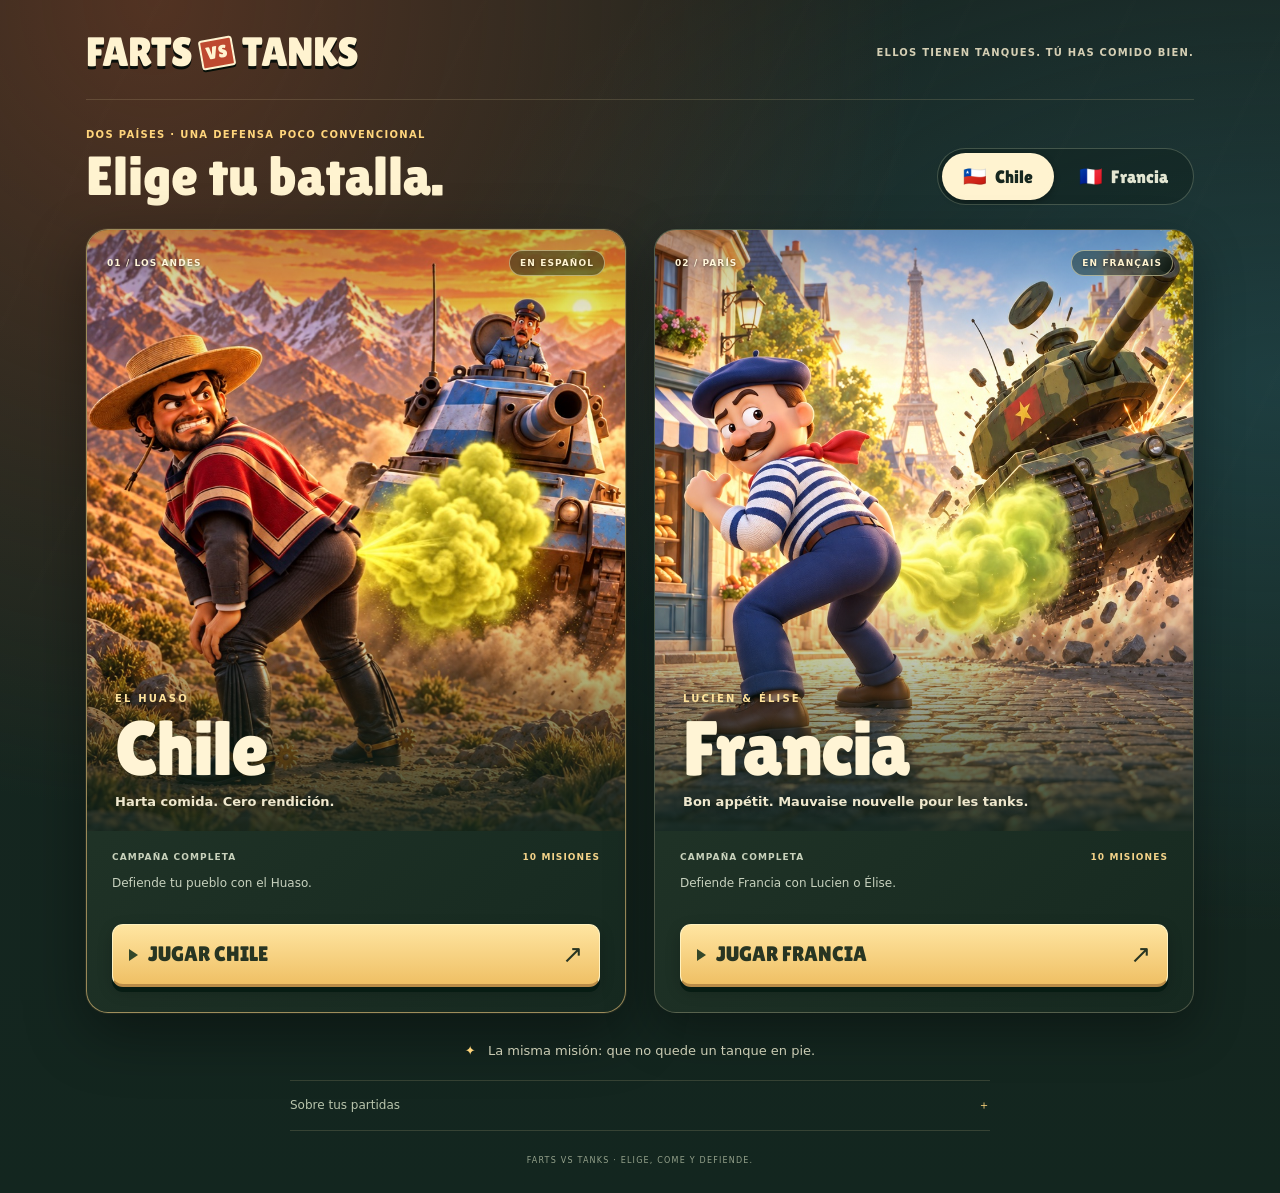
<file: index.html>
<!doctype html><!-- BUILD='fvt-landing-chile-defense-r8' -->
<html lang="es-CL"><head><meta charset="utf-8"><meta name="viewport" content="width=device-width, initial-scale=1, viewport-fit=cover"><meta name="theme-color" content="#172820"><meta name="build" content="fvt-landing-chile-defense-r8"><title>Farts vs Tanks · Elige tu batalla</title><link rel="icon" href="data:,"><link rel="preload" href="./portal/r1/display.ttf" as="font" type="font/ttf" crossorigin><link rel="stylesheet" href="./portal/r1/style.css?ui=chile-defense-r8"></head>
<body><div class="world-glow" aria-hidden="true"></div><main>
<header class="masthead"><a class="wordmark" href="./" aria-label="Farts versus Tanks, inicio"><span>FARTS</span><i>VS</i><span>TANKS</span></a><p class="tagline">ELLOS TIENEN TANQUES. TÚ HAS COMIDO BIEN.</p></header>
<section class="intro" aria-labelledby="choose-title"><div><p class="eyebrow">DOS PAÍSES · UNA DEFENSA POCO CONVENCIONAL</p><h1 id="choose-title">Elige tu batalla.</h1></div><nav class="country-switch" aria-label="Cambiar de país"><button type="button" data-country="chile" aria-pressed="true"><span aria-hidden="true">🇨🇱</span> Chile</button><button type="button" data-country="france" aria-pressed="false"><span aria-hidden="true">🇫🇷</span> Francia</button></nav></section>
<div class="campaigns" id="campaigns" aria-label="Elige tu país">
<article class="campaign chile" id="chile" data-active="true" aria-labelledby="chile-title"><div class="poster"><img src="./portal/r1/chile.jpg" alt="El Huaso defiende los Andes con un pedo contra un tanque" width="844" height="1500" fetchpriority="high"><div class="poster-top"><span class="chapter">01 / LOS ANDES</span><span class="language">EN ESPAÑOL</span></div><div class="poster-caption"><span class="hero-name">EL HUASO</span><h2 id="chile-title">Chile</h2><p>Harta comida. Cero rendición.</p></div></div><div class="campaign-menu"><div class="version-heading"><span>CAMPAÑA COMPLETA</span><span class="mission-count" id="chile-count">10 MISIONES</span></div><p class="version-detail" id="chile-detail">Defiende tu pueblo con el Huaso.</p><a class="play" id="play-chile" href="./play/chile-812/?ui=chile-defense-r8"><span class="play-triangle" aria-hidden="true"></span><span>JUGAR CHILE</span><b aria-hidden="true">↗</b></a></div></article>
<article class="campaign france" id="france" data-active="false" aria-labelledby="france-title"><div class="poster"><img src="./portal/r1/france.jpg" alt="Lucien con boina y marinière defiende París contra un tanque chino" width="941" height="1672" fetchpriority="high"><div class="poster-top"><span class="chapter">02 / PARÍS</span><span class="language">EN FRANÇAIS</span></div><div class="poster-caption"><span class="hero-name">LUCIEN & ÉLISE</span><h2 id="france-title">Francia</h2><p>Bon appétit. Mauvaise nouvelle pour les tanks.</p></div></div><div class="campaign-menu"><div class="version-heading"><span>CAMPAÑA COMPLETA</span><span class="mission-count" id="france-count">10 MISIONES</span></div><p class="version-detail" id="france-detail">Defiende Francia con Lucien o Élise.</p><a class="play" id="play-france" href="./play/france-lucien/?ui=arsenal-v1"><span class="play-triangle" aria-hidden="true"></span><span>JUGAR FRANCIA</span><b aria-hidden="true">↗</b></a></div></article>
</div>
<div class="swipe-hint" aria-hidden="true"><span>←</span><i data-dot="chile" class="active"></i><i data-dot="france"></i><span>DESLIZA PARA CAMBIAR DE PAÍS →</span></div>

<footer><p><span class="footer-mark" aria-hidden="true">✦</span> La misma misión: que no quede un tanque en pie.</p><details><summary>Sobre tus partidas <span aria-hidden="true">＋</span></summary><div><p>Elige Chile o Francia y juega siempre la versión más reciente. Para cambiar de país, vuelve a este inicio.</p><p>Tu progreso se guarda en este navegador, por país; no se sincroniza entre dispositivos. Puedes exportar e importar una partida compatible desde el menú de campaña.</p><p>La clasificación global y el cine generativo no están disponibles en este enlace. Las partidas, récords personales y grabaciones de tus jugadas siguen disponibles.</p></div></details><small>FARTS VS TANKS · ELIGE, COME Y DEFIENDE.</small></footer>
<div class="sr-only" id="announcement" role="status" aria-live="polite"></div><noscript><p class="noscript">Elige Chile o Francia para jugar. Activa JavaScript para cargar el juego.</p></noscript>
</main><script type="module" src="./portal/r1/landing.mjs?ui=chile-defense-r8"></script></body></html>
</file>
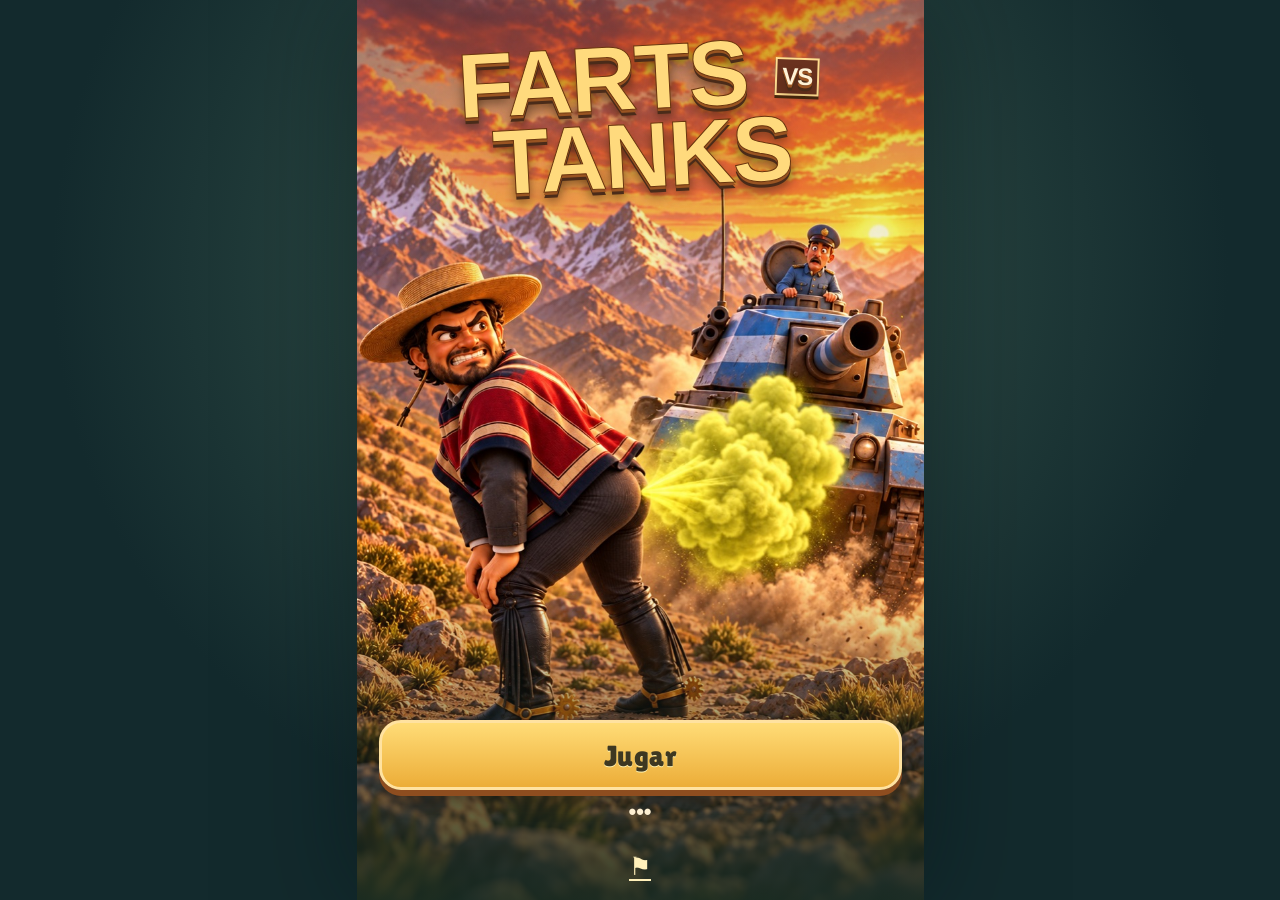
<file: play/chile-812/index.html>
<!doctype html><!-- BUILD='huaso-v8.12-visible-gestures' --><html lang="es-CL"><head><meta charset="utf-8"><meta name="viewport" content="width=device-width,initial-scale=1,viewport-fit=cover,user-scalable=no"><meta name="theme-color" content="#172e30"><title>Farts vs Tanks · Chile · Andes</title><link rel="icon" href="data:,"><meta name="audio-revision" content="v8-audio-original-verificado"><meta name="build" content="chile-defense-r8">  <script type="module" crossorigin src="./assets/chile-Ca2AvwSF.js"></script>
  <link rel="modulepreload" crossorigin href="./assets/GLTFLoader-DyelSUnW.js">
  <link rel="stylesheet" crossorigin href="./assets/chile-CNVT6h7p.css">
<style>#cinemafilm{display:none!important}</style><meta name="ui-revision" content="chile-defense-r8"><link rel="stylesheet" href="./card-r3.css"><link rel="stylesheet" href="./screen-r4.css"></head><body>
<main id="game"><canvas id="scene" aria-label="Campo de batalla en 3D"></canvas>
<div id="hud"><div class="hudtop"><div id="playerlife" class="healthcard"><div class="healthtitle"><span class="healthicon">♥</span><span class="health-name">VIDA</span><b id="hearts">150 / 150</b></div><div id="playersegments" class="life-segments" role="meter" aria-label="Vida del Huaso" aria-valuemin="0" aria-valuemax="150"></div></div><div class="country healthcard"><div class="healthtitle"><svg viewBox="0 0 24 24" aria-hidden="true"><path d="M2 11L12 2l10 9M5 9v12h14V9M10 21v-7h4v7"/></svg><span class="health-name">CASAS</span><b id="townalive">7 / 7</b></div><div id="townsegments" class="life-segments" role="meter" aria-label="Casas en pie" aria-valuemin="0" aria-valuemax="7"></div><span class="town-goal">SALVA AL MENOS 1</span><div class="townbar" hidden><i id="townfill"></i></div><span id="townpercent" hidden></span></div><button class="iconbtn" id="pause" aria-label="Pausar">Ⅱ</button></div><div class="wavebar"><div class="round-info"><span id="wave">MISIÓN 1 / 10</span><span id="rounddots" aria-hidden="true"></span><small id="wavegoal" class="sr-only"></small></div><div id="threat-counter" aria-label="Enemigos restantes"><svg viewBox="0 0 40 28" aria-hidden="true"><path d="M8 10h21v10H5V13h3zm8-6h10v6H16zm10 0h12v4H26z"/><rect x="3" y="19" width="30" height="7" rx="3"/><path d="M8 22h3m4 0h3m4 0h3"/></svg><b id="threat-count">2</b><small>QUEDAN</small></div><div id="scorepanel"><span aria-hidden="true" class="score-coin">★</span><span class="score-total"><b id="score">0</b><small>PUNTOS</small></span></div></div><span id="combo"></span><div id="scoregain" hidden><b></b><span></span></div><span id="gait" hidden></span><span id="levelname" hidden></span><span id="speaker" hidden></span></div><div id="rewardfx" aria-hidden="true"></div><aside id="welcome-guide" hidden><b></b><span></span></aside>
<div id="labels" aria-hidden="true"></div><div id="toast" role="status"></div><div id="waveBanner"><span>EL PUEBLO TE NECESITA</span><strong>¡AHÍ VIENEN!</strong></div>
<aside id="airguide" hidden><b id="airstep"></b><strong id="airtitle"></strong><span id="airdetail"></span></aside><aside id="tutorial-panel" hidden><div class="tutorial-meta"><b id="tutorial-count"></b><button id="tutorial-skip" aria-label="Saltar tutorial y empezar la partida">SALTAR</button></div><div role="status" aria-live="polite" aria-atomic="true"><h2 id="tutorial-title"></h2><p id="tutorial-detail"></p></div><progress id="tutorial-progress" max="1" value="0" aria-label="Progreso del paso"></progress><p id="tutorial-keyboard"></p><button id="tutorial-go" class="primary" hidden>¡A DEFENDER EL PUEBLO!</button></aside><div id="tutorial-marker" hidden aria-hidden="true"></div><div id="gesture-coach" hidden aria-hidden="true"><div class="gesture-demo"><i class="gesture-origin"></i><i class="gesture-path"></i><svg class="coach-hand" viewBox="0 0 64 72" aria-hidden="true"><path d="M24 35V10c0-8 12-8 12 0v20c0-7 10-7 10 0 1-5 10-4 10 2v17c0 8-4 12-7 19H24c-1-6-6-13-11-20l-6-9c-5-8 4-13 9-7l8 10"/></svg></div><div class="gesture-success">✓</div><strong></strong><span class="touch-copy"></span><span class="key-copy"></span></div><div id="action-coach" hidden aria-hidden="true"><strong></strong><span class="coach-charge"><i></i></span><span class="key-copy">ESPACIO</span><svg class="coach-hand" viewBox="0 0 64 72" aria-hidden="true"><path d="M24 35V10c0-8 12-8 12 0v20c0-7 10-7 10 0 1-5 10-4 10 2v17c0 8-4 12-7 19H24c-1-6-6-13-11-20l-6-9c-5-8 4-13 9-7l8 10"/></svg></div><div id="crosshair"></div><div id="joystick"><i></i></div>
<button id="combat-recipes" type="button" hidden aria-label="Ver mis pedos y cómo usarlos">MIS PEDOS ?</button><div id="recipe-reveal" hidden role="status" aria-live="polite"><b></b><small></small></div><div id="controls"><div id="movement-space" aria-hidden="true"></div><div id="belly" hidden aria-hidden="true"><span id="combo-ready" hidden role="status" aria-live="polite"></span><b id="bellyname">Recoge comida</b><div id="bellyslots"></div><span id="bellyhint"></span></div><div class="actionwrap"><span id="actionhint">BUSCA COMIDA</span><button id="fart" aria-label="Apretar y soltar para tirar el pedo"><span id="powerRing"></span><svg viewBox="0 0 64 64" aria-hidden="true"><path d="M17 28c-11-14 12-22 16-9 12-14 28 5 16 14 11 13-9 24-17 11-11 7-21-2-16-10M6 38l9-2M5 48l15-6M13 54l9-8"/></svg><b id="actiontext">PEDO</b></button><span id="gas-slots" role="img"><i></i><i></i><i></i><i></i></span></div><p id="helper">Arrastra para moverte · recoge comida</p></div>
<div id="damageVignette"></div><div id="build">HUASO V8.12</div>
<section id="start" class="overlay"><div class="starttop"><span class="kicker">UN HUASO CONTRA TODOS</span><h1>Farts <span>VS</span><br>Tanks</h1><p>Ellos tienen tanques.<br>Tú comiste porotos.</p></div><div class="startbottom"><button id="play" class="primary" disabled>PREPARANDO…</button><p id="startcaption">Muévete. Come. ¡Reviéntalos!</p><button id="continue" class="secondary hidden">CONTINUAR PARTIDA</button><details id="startoptions"><summary>Más opciones <span>＋</span></summary><div class="start-options-grid"><button id="practice" class="secondary" disabled>PRACTICAR CONTROLES</button><button id="skipintro" class="secondary" disabled>YA SÉ JUGAR</button><button id="practiceair" class="secondary" disabled>PRACTICAR SALTO AÉREO</button><button id="campaign" class="secondary">MI CAMPAÑA Y LOGROS</button><button id="openguide" class="secondary">RUTA Y RECETAS</button><button id="openfilms" class="secondary">MIS JUGADAS</button><button id="openrank" class="secondary">CLASIFICACIÓN</button></div></details><a class="country-return" href="../../">CAMBIAR DE PAÍS</a></div></section>
<section id="paused" class="overlay hidden"><div class="modal"><span class="kicker">RESPIRA UN POCO</span><h2>Pausa</h2><button class="primary" id="resume">VOLVER AL COMBATE</button><a class="country-return" href="../../">CAMBIAR DE PAÍS</a><button id="pausecampaign" class="secondary">CAMPAÑA Y GUARDADO</button><button class="secondary" id="pauseguide">MI RUTA Y MIS PEDOS</button><button class="secondary" id="sound">SONIDO ACTIVADO</button><button class="secondary" id="motion">EFECTOS COMPLETOS</button><button class="secondary" id="haptics">VIBRACIÓN ACTIVADA</button><p id="haptics-note" class="small" hidden>Este navegador no permite vibración. Mantienes el sonido y el golpe visual.</p><p class="small">WASD / flechas: caminar · Shift: correr<br>Espacio: cargar y soltar<br>La comida se come al recogerla · Escape: pausa</p></div></section>
<section id="end" class="overlay hidden"><div class="modal"><span class="kicker" id="endkicker"></span><h2 id="endtitle"></h2><p id="endreason"></p><div id="endstats"></div><p id="endtip" class="route-next"></p><button id="endpracticeair" class="ranklink">PRACTICAR DOBLE PEDO AÉREO</button><p id="endpersonal" class="personal-best"></p><button id="restart" class="primary">REINTENTAR MISIÓN</button><div class="scoreform"><label for="alias">Tu nombre en la clasificación</label><input id="alias" maxlength="18" autocomplete="nickname" placeholder="Tu alias"><button id="submitScore" class="secondary">GUARDAR PUNTAJE</button><p id="rankstatus" role="status"></p></div><button id="endfilms" class="secondary">VER MIS JUGADAS</button><button id="endrank" class="ranklink">VER CLASIFICACIÓN</button></div></section>
<section id="intermission" class="overlay hidden"><div class="modal"><span id="nextkicker" class="kicker"></span><h2 id="nexttitle"></h2><p id="nextbrief"></p><p id="roundmilestone" class="route-next"></p><div id="roundmedals" aria-label="Logros de la ronda"></div><p id="roundpersonal" class="personal-best" hidden></p><p id="roundreward" class="reward"></p><div id="upgradechoice"><p class="kicker">ELIGE TU MEJORA</p><div id="upgradecards"></div></div><p id="upgradepicked" class="reward" role="status"></p><button id="nextround" class="primary">SIGUIENTE RONDA</button><details class="round-extras"><summary>Mi jugada y mis recetas</summary><button id="roundcampaign" class="secondary">CAMPAÑA Y TÉCNICAS</button><button id="roundguide" class="ranklink">VER RUTA Y RECETAS</button><button id="roundfilms" class="secondary">VER LA JUGADA DE LA RONDA</button></details></div></section>
<section id="ranking" class="overlay hidden"><div class="modal rankmodal"><span class="kicker">LAS MEJORES BARRIGAS · V7</span><h2>Clasificación</h2><p id="rankmessage" role="status"></p><ol id="rankrows"></ol><button id="closerank" class="primary">VOLVER</button></div></section>
<section id="films" class="overlay hidden"><div class="modal filmmodal"><span class="kicker">ESTO LO HICISTE TÚ</span><h2>Pedos memorables</h2><p id="filmstatus" role="status"></p><div id="filmviewer" class="hidden"><h3 id="filmtitle"></h3><video id="filmvideo" controls playsinline preload="metadata"></video><button id="watchcinema" class="primary hidden">VER MI PELÍCULA</button><button id="watchoriginal" class="secondary hidden">VER JUGADA REAL</button><button id="savefilm" class="primary">GUARDAR / COMPARTIR</button><button id="cinemafilm" class="secondary">PREPARAR VERSIÓN DE CINE</button><p class="small">Una recreación de cine puede cambiar detalles de la acción. Siempre conservas tu jugada real.</p></div><div id="filmlist"></div><button id="closefilms" class="secondary">VOLVER</button></div></section><div id="recording"><span class="kicker">GUARDANDO TU JUGADA</span><progress id="filmprogress" max="1" value="0"></progress><b id="filmpercent">0%</b><button id="cancelfilm" class="secondary">CANCELAR</button></div>
<section id="fieldguide" class="overlay hidden" role="dialog" aria-modal="true" aria-labelledby="guidetitle"><div class="modal guide-modal"><div class="guide-heading"><div><span class="kicker">CONOCE TU PODER</span><h2 id="guidetitle">Mi ruta y mis pedos</h2></div><button id="closeguide" class="iconbtn" aria-label="Cerrar guía">×</button></div><nav class="guide-tabs" aria-label="Guía del Huaso"><button data-guide="ready" aria-pressed="false">Ahora</button><button data-guide="base" aria-pressed="true">Básicos</button><button data-guide="combo" aria-pressed="false">Combos</button><button data-guide="air" aria-pressed="false">Aéreo</button><button data-guide="route" aria-pressed="false">Ruta</button></nav><p id="guidecount" class="small"></p><div id="guidecards"></div><p id="guideloadout" class="route-next"></p><p class="small">Comes al pasar. El gesto depende del pedo preparado; aquí puedes consultar cómo usar cada uno.</p></div></section><div id="fatal" class="overlay hidden"><div class="modal"><h2>No pudimos abrir el campo</h2><p id="fatalreason"></p><button class="primary" onclick="location.reload()">REINTENTAR</button></div></div>
</main></body></html>
</file>
<file: portal/r1/style.css>
@font-face{font-family:Lilita;src:url('./display.ttf') format('truetype');font-display:swap}
:root{--ink:#172820;--cream:#fff3d0;--gold:#ffd57c;--muted:#bfc8b6;--line:#e8d8a329;--display:Lilita,system-ui,sans-serif;color:var(--cream);background:var(--ink);font-family:system-ui,sans-serif;color-scheme:dark}*{box-sizing:border-box}html{scroll-behavior:smooth}body{margin:0;min-width:280px;background:radial-gradient(ellipse at 12% 0%,#703a24a8,transparent 48%),radial-gradient(ellipse at 100% 32%,#24525b8c,transparent 48%),linear-gradient(#18241f,#13261f);overflow-x:hidden}.world-glow{position:absolute;inset:0 0 auto;height:600px;pointer-events:none;opacity:.3;background:repeating-linear-gradient(116deg,transparent 0 140px,#ffe7b803 142px 146px)}main{max-width:1180px;margin:auto;padding:0 36px}.masthead{display:flex;align-items:center;justify-content:space-between;gap:25px;padding:32px 0 26px;border-bottom:1px solid var(--line)}.wordmark{display:flex;align-items:center;gap:8px;text-decoration:none;font:clamp(28px,3.2vw,43px)/1 var(--display);color:var(--cream);letter-spacing:-.025em;text-shadow:0 3px #090f0b}.wordmark i{font-style:normal;font-size:.43em;letter-spacing:0;background:#be4930;border:2px solid var(--cream);border-radius:3px;transform:rotate(-10deg);padding:4px;text-shadow:none;box-shadow:0 2px #060f08}.tagline{font-size:10px;letter-spacing:.12em;font-weight:750;color:#d5cfb4;text-align:right;margin:0}.intro{display:flex;align-items:end;justify-content:space-between;gap:20px;padding:29px 0 24px}.eyebrow{font-size:10px;font-weight:750;letter-spacing:.13em;color:var(--gold);margin:0 0 7px}h1{font:clamp(36px,4.3vw,55px)/1.05 var(--display);margin:0;font-weight:400}.country-switch{display:flex;gap:4px;border:1px solid #a7b79d52;background:#0b1c1760;border-radius:40px;padding:4px}button,a{-webkit-tap-highlight-color:transparent}.country-switch button{border:0;background:none;border-radius:30px;padding:12px 21px;color:#e3e6d2;font:18px/1 var(--display);cursor:pointer;white-space:nowrap}.country-switch button[aria-pressed=true]{color:var(--ink);background:var(--cream);box-shadow:0 2px 6px #0005}.country-switch span{font:19px system-ui;margin-right:5px}.campaigns{display:grid;grid-template-columns:1fr 1fr;gap:28px;align-items:start}.campaign{min-width:0;border:1px solid #d7caa747;border-radius:22px;overflow:hidden;background:linear-gradient(140deg,#283b2c,#162920);box-shadow:0 18px 50px #0005;transition:border-color .22s,box-shadow .22s}.campaign[data-active=true]{border-color:#d8b573ad;box-shadow:0 20px 60px #0006,0 0 0 1px #e8c6781a}.poster{height:clamp(440px,47vw,610px);position:relative;overflow:hidden}.poster img{display:block;width:100%;height:100%;object-fit:cover;object-position:center 55%}.poster:after{content:"";position:absolute;inset:0;background:linear-gradient(#0004,transparent 22% 59%,#11251be0 100%);pointer-events:none}.poster-top{position:absolute;top:20px;left:20px;right:20px;z-index:1;display:flex;justify-content:space-between;gap:8px;align-items:center;font-size:9px;font-weight:800;letter-spacing:.12em;text-shadow:0 1px 3px #0008}.chapter{color:#fff5d9}.language{border:1px solid #fff1bc85;border-radius:20px;padding:7px 10px;background:#11271b7d;backdrop-filter:blur(8px);color:#fff3d0}.poster-caption{position:absolute;left:28px;right:24px;bottom:22px;z-index:1;text-shadow:0 2px 9px #07130780}.hero-name{font-size:10px;letter-spacing:.22em;font-weight:800;color:#ffe39c}h2{font:clamp(50px,6vw,78px)/.98 var(--display);font-weight:400;margin:5px 0 8px;color:#fff4d5;letter-spacing:-.025em}.poster-caption p{margin:0;font-size:13px;font-weight:550;color:#efe8ce}.campaign-menu{padding:21px 25px 25px}.version-heading{display:flex;justify-content:space-between;align-items:center;gap:8px;font-size:9px;letter-spacing:.12em;font-weight:800;color:#c9d2bc;margin-bottom:11px}.mission-count{color:#f4d389}.versions{display:grid;grid-template-columns:repeat(3,minmax(0,1fr));gap:7px}.versions button{font-family:inherit;color:#dde2cd;background:#14281e;border:1px solid #637a5966;border-radius:9px;padding:11px 4px 9px;cursor:pointer;min-height:58px;transition:background .15s,border-color .15s}.versions span{font:18px/1 var(--display);display:block}.versions small{display:block;font-size:8px;line-height:1.4;font-weight:750;letter-spacing:.05em;margin-top:5px;color:#aebda3}.versions button[aria-pressed=true]{background:#f8dfa8;color:#263c26;border-color:#ffe9b3;box-shadow:0 2px 0 #a6874c}.versions button[aria-pressed=true] small{color:#665832}.versions button:hover{border-color:#f4d48b}.version-detail{font-size:12px;line-height:1.45;color:#c7d1be;min-height:35px;margin:13px 0 14px;max-width:390px}.play{display:flex;align-items:center;gap:10px;padding:17px 16px;text-decoration:none;color:#283522;background:linear-gradient(#ffe5a1,#efc065);border:1px solid #fff1bf;border-bottom:3px solid #b98c48;border-radius:11px;box-shadow:0 5px 0 #071c13,0 5px 15px #0003;font:21px/1 var(--display);transition:filter .15s,transform .15s}.play:hover{filter:brightness(1.08);transform:translateY(-2px)}.play:active{transform:translateY(2px)}.play-triangle{width:0;height:0;border-top:6px solid transparent;border-bottom:6px solid transparent;border-left:9px solid #344729}.play-version{margin-left:auto;font:8px/1.2 system-ui;font-weight:850;letter-spacing:.04em;text-align:right;max-width:61px;color:#5a512f}.play b{font:25px/1 system-ui}.swipe-hint{display:none}.last-opened{display:flex;align-items:center;justify-content:space-between;gap:18px;margin:27px 0 0;padding:19px 22px;border:1px solid var(--line);border-radius:13px;background:#1422198a}.last-opened[hidden]{display:none}.last-opened .eyebrow{font-size:9px}.last-opened p{margin:4px 0 0;font:21px var(--display)}.last-opened a{font-size:10px;font-weight:800;letter-spacing:.06em;white-space:nowrap;color:var(--gold);text-decoration:none}.last-opened a span{font-size:18px;margin-left:8px}footer{padding:30px 0 28px}footer>p{margin:0 0 22px;font-size:13px;color:#cacbb3;text-align:center}.footer-mark{color:var(--gold);margin-right:8px}details{border-top:1px solid var(--line);border-bottom:1px solid var(--line);max-width:700px;margin:0 auto 25px;color:#b8c4ac;font-size:12px;line-height:1.6}summary{display:flex;justify-content:space-between;padding:15px 0;cursor:pointer;list-style:none}summary::-webkit-details-marker{display:none}summary span{color:var(--gold)}details[open] summary span{transform:rotate(45deg)}details div{padding:0 0 15px;max-width:640px}details p{margin:6px 0}footer>small{display:block;text-align:center;font-size:8px;letter-spacing:.15em;color:#94a18b}.sr-only{position:absolute;width:1px;height:1px;padding:0;margin:-1px;overflow:hidden;clip:rect(0,0,0,0);white-space:nowrap;border:0}button:focus-visible,a:focus-visible,summary:focus-visible{outline:3px solid #fff3c5;outline-offset:4px}.noscript{padding:20px;text-align:center;font-size:14px}
@media(max-width:1000px) and (min-width:741px){main{padding:0 24px}.tagline{max-width:225px;line-height:1.5}.campaigns{gap:20px}.campaign-menu{padding:18px 18px 24px}.play{font-size:18px;padding:17px 12px;gap:8px}.poster-caption{left:23px}.versions span{font-size:16px}.country-switch button{padding:11px 15px}.poster{height:490px}.version-detail{min-height:35px}}
@media(max-width:740px){main{padding:0}.masthead{margin:0 21px;flex-direction:column;gap:12px;padding:24px 0 21px}.wordmark{font-size:38px;gap:9px}.tagline{font-size:8px;letter-spacing:.1em;text-align:center}.intro{padding:24px 20px 20px;align-items:center;flex-direction:column;text-align:center;gap:18px}.intro .eyebrow{font-size:8px;letter-spacing:.11em;margin-bottom:8px}h1{font-size:38px}.country-switch button{min-width:129px;padding:12px 19px;font-size:20px}.campaigns{display:flex;gap:14px;padding:3px 20px 13px;overflow-x:auto;scroll-snap-type:x mandatory;scroll-padding:20px;scrollbar-width:none;overscroll-behavior-x:contain;align-items:stretch}.campaigns::-webkit-scrollbar{display:none}.campaign{flex:0 0 calc(100vw - 48px);scroll-snap-align:center;max-width:540px;border-radius:18px}.poster{height:clamp(350px,110vw,500px)}.poster img{object-position:50% 55%}.poster-caption{left:21px;right:16px;bottom:18px}h2{font-size:62px}.poster-caption p{font-size:11px}.hero-name{font-size:9px}.poster-top{top:16px;left:16px;right:16px;font-size:8px;letter-spacing:.06em}.language{padding:6px 8px;font-size:8px}.campaign-menu{padding:17px 17px 22px}.versions span{font-size:17px}.versions small{font-size:7px}.versions{gap:6px}.version-detail{font-size:11px;min-height:32px;margin-top:13px;margin-bottom:12px}.play{font-size:20px;padding:16px 13px;gap:9px}.play-version{font-size:7px}.play b{font-size:22px}.swipe-hint{display:flex;justify-content:center;align-items:center;gap:7px;font-size:8px;font-weight:750;letter-spacing:.09em;color:#bfcaac;padding:10px 10px 0}.swipe-hint>span:first-child{font-size:15px;margin-right:3px}.swipe-hint i{width:5px;height:5px;background:#617457;border-radius:50%}.swipe-hint i.active{width:18px;border-radius:5px;background:#ffe096}.swipe-hint>span:last-child{margin-left:3px}.last-opened{margin:26px 20px 0;padding:16px;gap:12px}.last-opened p{font-size:17px}.last-opened .eyebrow{font-size:8px}.last-opened a{font-size:8px;white-space:normal;max-width:85px;text-align:right}.last-opened a span{margin-left:3px}footer{padding:26px 22px}footer>p{font-size:11px;max-width:270px;margin:0 auto 22px;line-height:1.6}details{font-size:11px}footer>small{font-size:7px}}
@media(max-width:350px){.wordmark{font-size:33px}.tagline{font-size:7px}.intro .eyebrow{font-size:7px}h1{font-size:34px}.country-switch button{min-width:113px}.campaign{flex-basis:calc(100vw - 36px)}.campaigns{padding-inline:14px;scroll-padding:14px}.poster{height:350px}.poster-top{font-size:7px}.language{font-size:7px}.campaign-menu{padding-inline:12px}.versions span{font-size:15px}.play{font-size:17px}.version-heading{font-size:8px}.play-version{font-size:7px}}
@media(prefers-reduced-motion:reduce){html{scroll-behavior:auto}*{transition:none!important;scroll-behavior:auto!important}}
/* Keep the country switch and play action close together on phone screens. */
@media(max-width:740px){.masthead{gap:9px;padding:18px 0 16px}.wordmark{font-size:35px}.intro{padding:18px 20px 15px;gap:13px}.intro .eyebrow{display:none}h1{font-size:34px}.country-switch button{padding:11px 19px;font-size:19px}.poster{height:clamp(310px,93vw,460px)}}
@media(max-width:350px){.wordmark{font-size:32px}h1{font-size:32px}.poster{height:310px}.poster-caption p{font-size:10px}}

.play>b{margin-left:auto}
</file>
<file: play/chile-812/assets/chile-CNVT6h7p.css>
.food-loop #selected-pet{overflow:hidden}.food-loop #selected-pet .mixture-icons{position:absolute;display:flex;justify-content:center;gap:3px;top:4px;left:3px;right:3px;pointer-events:none}.food-loop #selected-pet .mixture-icons em{display:grid;place-items:center;width:23px;height:25px;background:#163f36df;border:1px solid #fff0bd80;border-radius:50%;font-style:normal;font-size:17px;color:#fff2c3;box-shadow:0 1px 3px #0005}.food-loop #selected-pet .mixture-icons em:not(.filled){opacity:.5}.food-loop #selected-pet .mixture-boost{position:absolute;right:5px;top:34px;color:#142f2b;background:#ffe080;border-radius:50%;min-width:23px;line-height:23px;font-size:15px;pointer-events:none}.food-loop #selected-pet .mixture-boost:empty{display:none}.food-loop #selected-pet.discovered-flash{box-shadow:0 0 0 3px #ffe282,0 0 28px #ffc95ae0}.food-loop #selected-pet.mixture-full{border-color:#fff0bd}.food-loop #selected-pet.empty img{filter:grayscale(.8);opacity:.45}.arsenal-ui #build,.arsenal-ui .health-name,.arsenal-ui .town-goal,.arsenal-ui #threat-counter small,.arsenal-ui #scorepanel small,.arsenal-ui #combo,.arsenal-ui #helper,.arsenal-ui #belly,.arsenal-ui #welcome-guide,.arsenal-ui #airguide,.arsenal-ui #labels .kind,.arsenal-ui #labels .buildingdots,.arsenal-ui #labels .foodlabel,.arsenal-ui #charge-readout{display:none!important}.arsenal-ui #start .kicker,.arsenal-ui #start p,.arsenal-ui #paused .kicker,.arsenal-ui #paused p,.arsenal-ui #end .kicker,.arsenal-ui #endreason,.arsenal-ui #endtip,.arsenal-ui #endpersonal,.arsenal-ui #endstats,.arsenal-ui .scoreform,.arsenal-ui #nextkicker,.arsenal-ui #nextbrief,.arsenal-ui #roundmilestone,.arsenal-ui #roundmedals,.arsenal-ui #roundpersonal,.arsenal-ui #roundreward,.arsenal-ui #upgradechoice>.kicker,.arsenal-ui #upgradepicked,.arsenal-ui .round-extras,.arsenal-ui #campaign-summary,.arsenal-ui #campaign-menu .kicker,.arsenal-ui .mission-node span,.arsenal-ui #campaign-content>p,.arsenal-ui #campaign-content>h3,.arsenal-ui .technique-choice small{display:none!important}.arsenal-ui #campaign-content{display:grid;grid-template-columns:repeat(5,1fr);gap:8px}.arsenal-ui .mission-node{padding:16px 7px;min-width:0}.arsenal-ui .achievement{font-size:0}.arsenal-ui .achievement b{font-size:26px}.arsenal-ui .outfit-choice{font-size:0;width:40px;height:40px;border:4px solid #e5bc66}.arsenal-ui .outfit-choice:after{content:"◉";font-size:25px}.arsenal-ui .outfit-choice:nth-last-child(2){color:#d26c40}.arsenal-ui .outfit-choice:last-child{color:#f5d180}.arsenal-ui #campaign-message{font-size:12px;max-width:30ch}.arsenal-ui #startoptions summary{font-size:22px;list-style:none}.arsenal-ui #startoptions button,.arsenal-ui #paused .secondary{font-size:25px}.arsenal-ui #paused .modal{display:grid;grid-template-columns:repeat(3,1fr);gap:12px}.arsenal-ui #paused h2,.arsenal-ui #resume{grid-column:1/-1}.arsenal-ui #paused .country-return{align-self:center}.arsenal-ui .country-return{font-size:25px}.arsenal-ui #intermission .modal{max-width:470px}.arsenal-ui #nexttitle{font-size:clamp(24px,5vw,40px)}.arsenal-ui .upgradecard{padding:10px;min-height:80px}.arsenal-ui .upgrade-copy .upgrade-stat{font-size:25px}.arsenal-ui #actionhint{font-size:14px}#selected-pet{position:absolute;bottom:max(22px,env(safe-area-inset-bottom));left:50%;transform:translate(-50%);display:flex;align-items:center;gap:7px;max-width:42%;padding:5px 9px 5px 5px;border:1px solid #efd49a;background:#172e30eb;border-radius:14px;color:#fff0cf;z-index:16;text-align:left;font-size:13px;font-weight:900;box-shadow:0 5px 20px #0005}#selected-pet[hidden]{display:none}#selected-pet img{width:44px;height:44px;border-radius:9px;object-fit:cover}#selected-pet i{font-style:normal;color:#e8bd62}#selected-pet.empty{border-color:#b7946b}#selected-pet.empty img{filter:saturate(.35)}.arsenal-cue #selected-pet{visibility:hidden}.collection-open #game>:not(#scene):not(#fieldguide){visibility:hidden!important}.collection-open #scene{filter:blur(8px)}.collection-overlay{background:#102526f5!important;z-index:200!important;padding:0!important;display:flex!important;align-items:center;justify-content:center;overscroll-behavior:contain}.collection-overlay.hidden{display:none!important}.collection-shell{width:min(94vw,570px);height:min(96dvh,800px);display:flex;flex-direction:column;gap:10px;padding:12px 0;color:#faebc9;box-sizing:border-box}.collection-shell header{display:flex;align-items:center;gap:16px;flex:none;padding:0 4px}.collection-shell h2{font-size:24px;margin:0;flex:1}.collection-shell output{font-variant-numeric:tabular-nums;font-size:15px;opacity:.75}.collection-shell .iconbtn{width:38px;height:38px}.collectible{min-height:0;flex:1;position:relative;overflow:hidden;border:2px solid #eac575;border-radius:24px;box-shadow:0 12px 50px #0008;background:#213d3c;isolation:isolate}.collectible>img{display:block;width:100%;height:100%;object-fit:cover;object-position:50% 48%;user-select:none;-webkit-user-drag:none;touch-action:pan-y}.card-bottom{position:absolute;inset:auto 0 0;padding:65px 18px 16px;background:linear-gradient(transparent,#102322e8 40%,#102322);text-align:center}.card-bottom h3{font-size:clamp(24px,5vw,34px);line-height:1.05;margin:0 0 10px;text-shadow:0 2px 8px #000}#card-cost{display:flex;justify-content:center;gap:12px;margin-bottom:10px}#card-cost span{font-size:26px;filter:grayscale(.6);opacity:.6}#card-cost .present{filter:none;opacity:1;text-shadow:0 0 14px #e3cb86}.card-controls{display:flex;gap:12px;align-items:center}.card-controls>button:not(.primary){border:1px solid #ffebbf88;border-radius:50%;background:#183734;color:#fff1d2;width:46px;height:46px;font-size:30px}.card-controls .primary{flex:1;margin:0;padding:11px 16px;min-height:46px;font-size:20px}.collection-shell footer{display:flex;justify-content:space-between;align-items:center;padding:0 6px}.collection-shell footer button{background:transparent;color:#e9d6ad;border:1px solid #e9d6ad88;border-radius:20px;padding:6px 18px;font-weight:700}.collection-shell button:focus-visible{outline:3px solid #fff;outline-offset:3px}.collection-shell button:disabled{opacity:.55}#card-gesture{position:absolute;top:14px;right:14px;background:#153331eb;padding:8px 13px;border-radius:30px;font-weight:900;color:#fff0ca}#card-new{position:absolute;top:15px;left:14px;color:#17332f;background:#f0c568;border-radius:20px;padding:6px 12px;font-size:13px;font-weight:900}#card-new:empty{display:none}#card-lock{position:absolute;left:0;right:0;top:40%;text-align:center;font-size:50px;text-shadow:0 2px 10px #000}.collection-overlay[data-locked=true] #card-art{filter:grayscale(.9) brightness(.48)}.collection-overlay[data-locked=true] #card-cost{opacity:.6}@media (max-height:590px) and (orientation:landscape){.collection-shell{width:min(95vw,850px);height:98dvh}.collection-shell header{position:absolute;top:16px;left:25px;right:25px;z-index:5}.collection-shell footer{position:absolute;bottom:14px;left:25px;right:25px;z-index:5}.collectible{margin:0 90px}.card-bottom{left:50%;padding-top:90px}.collectible>img{object-fit:contain;object-position:left}.collectible{background:#122c2b}#card-new,#card-gesture{top:55px}.card-bottom h3{font-size:24px}.collection-shell h2{font-size:18px}}@media (prefers-reduced-motion:reduce){.collection-shell *{animation:none!important;transition:none!important}}.arsenal-ui #waveBanner:not(.show){display:none!important}.arsenal-ui .arsenal-covered{visibility:hidden!important}.arsenal-ui.arsenal-modal #game>:not(.overlay):not(canvas){visibility:hidden!important}.arsenal-ui .overlay:not(.arsenal-covered){visibility:visible}.arsenal-ui #toast{max-width:28ch}.collection-shell{width:min(94vw,calc(96dvh - 220px),570px);height:auto;max-height:96dvh}.collectible{flex:none;display:flex;flex-direction:column}.collectible>img{height:auto;aspect-ratio:1;object-fit:contain}.card-bottom{position:relative;inset:auto;padding:16px;background:#122d2b}.card-bottom h3{font-size:clamp(23px,5vw,30px)}@media (max-height:590px) and (orientation:landscape){.collection-shell{width:min(95vw,850px);height:96dvh;max-height:96dvh}.collectible{display:grid;grid-template-columns:1fr 1fr;flex:1;margin:40px 40px 32px}.collectible>img{width:100%;height:100%;min-height:0;object-fit:contain;aspect-ratio:auto}.card-bottom{left:auto;padding:14px;align-self:center}#card-new{top:10px}#card-gesture{top:10px;right:10px}}.arsenal-ui #tutorial-detail,.arsenal-ui #tutorial-keyboard,.arsenal-ui .gesture-coach .key-copy,.arsenal-ui #play-reports .kicker,.arsenal-ui #play-reports .reports-intro,.arsenal-ui #play-reports .reports-help,.arsenal-ui #play-reports h3,.arsenal-ui #play-reports .report-attempt>p,.arsenal-ui #play-reports .report-numbers small,.arsenal-ui #ranking .kicker,.arsenal-ui #films .kicker,.arsenal-ui #films .small{display:none!important}.arsenal-ui #play-reports .report-run{padding:0;border:0}.arsenal-ui .compact-hidden{display:none!important}.compact-pager{display:flex;justify-content:center;align-items:center;gap:20px;margin:12px auto}.compact-pager button{background:#264641;color:#ffdda0;border:1px solid #d9ba7e;border-radius:50%;width:38px;height:38px;font-size:24px}.arsenal-ui:has(#play-reports[open]) #game>:not(#play-reports):not(canvas){visibility:hidden!important}.arsenal-ui #filmstatus,.arsenal-ui #rankmessage{font-size:14px}#fieldguide.collection-overlay{position:fixed!important;inset:0!important;width:100vw!important;height:100dvh!important;transform:none!important;align-items:center!important;justify-content:center!important}.arsenal-ui #play-reports[open]{visibility:visible!important}.collection-shell{width:min(94vw,calc(96dvh - 250px),570px)}.arsenal-ui #filmtitle,.arsenal-ui .filmcard small{display:none!important}.arsenal-ui #films:has(#filmviewer:not(.hidden)) #filmlist,.arsenal-ui #films:has(#filmviewer:not(.hidden)) .compact-pager{display:none!important}@media (max-height:610px) and (orientation:portrait){.collection-shell{gap:6px;padding:6px 0}.card-bottom{padding:10px}.collection-shell h2{font-size:20px}#card-cost{margin-bottom:6px}}@media (max-height:590px) and (orientation:landscape){.collection-shell{width:min(95vw,850px)}}body:not(.training) #charge-readout{display:none!important}#actionhint.essential-gesture{display:block!important;visibility:visible!important;pointer-events:none;bottom:112px;right:-2px;width:auto;min-width:104px;padding:5px 8px;border:2px solid #ffe58a;border-radius:12px;background:#284a42;color:#fff4cf;font:400 20px/1.1 var(--display);text-shadow:0 2px #163b46}body.combat-flash #actionhint{visibility:hidden!important}.actionwrap:has(#actionhint.essential-gesture) #fart-boost,.actionwrap:has(#actionhint.flight-choice) #fart-boost{display:none!important}#play-reports{box-sizing:border-box;width:min(560px,calc(100vw - 24px));max-height:calc(100dvh - 28px);margin:auto;padding:22px 18px;border:2px solid #8aa48b;border-radius:24px;background:#1d3d35;color:#fff6d8;overflow:auto;text-align:left;touch-action:pan-y;box-shadow:0 8px #102c2977}#play-reports::backdrop{background:#071c24bd}#play-reports *{box-sizing:border-box;min-width:0}#play-reports h2{font:38px FvT Display,sans-serif;margin:8px 0}#play-reports h3{font-size:22px;margin:10px 0}#play-reports h4{font:23px FvT Display,sans-serif;color:#ffe187;margin:0 0 12px}#play-reports h4[data-outcome=loss]{color:#ff9d83}#play-reports h4[data-outcome=win]{color:#c7ee8c}#close-reports{float:right;width:44px;height:44px}.reports-heading .kicker{font-size:12px}.reports-intro{font-size:20px;line-height:1.3}.reports-help{font-size:15px;line-height:1.45;color:#d3dfcd}.reports-export{display:grid;gap:10px}.reports-export button{margin:0!important;font-size:17px;min-height:52px;width:100%}#report-status{font-size:17px;color:#ffe4a0;line-height:1.4}.report-run{margin-top:26px;border-top:1px solid #8aa48b66;padding-top:12px}.report-attempt{border:1px solid #6c957b;border-radius:16px;padding:16px 12px;margin:12px 0;background:#284d3f}.report-numbers{display:grid;grid-template-columns:repeat(3,minmax(0,1fr));gap:8px;text-align:center}.report-numbers b{display:block;font:32px FvT Display,sans-serif;color:#ffe084;overflow-wrap:anywhere}.report-numbers small{font-size:14px}.report-attempt p{margin:16px 0 8px;font-size:16px}.report-ratings{display:flex;gap:8px}.report-ratings button{flex:1;min-height:44px;border:1px solid #93ad8f;border-radius:10px;background:#1b382f;color:#fff4d8;font-size:16px;font-weight:800;touch-action:manipulation}.report-ratings button[aria-pressed=true]{background:#f7d575;border-color:#ffebb1;color:#273a2a}#play-reports button:focus-visible{outline:3px solid #a9e7f7;outline-offset:3px}#play-reports [hidden]{display:none!important}:root{font-family:Arial,Helvetica,sans-serif;color:#fff2d9;background:#172e30;font-synthesis:none;--gold:#ffd46b;--ink:#182f31;--cream:#fff2d9}*{box-sizing:border-box;-webkit-tap-highlight-color:transparent}html,body{margin:0;width:100%;height:100%;overflow:hidden;overscroll-behavior:none}body{display:grid;place-items:center;background:radial-gradient(ellipse at 50% 30%,#39594f,#132a2d 65%)}button{font:inherit;color:inherit;cursor:pointer;touch-action:none}button:focus-visible{outline:3px solid #fff;outline-offset:3px}#game{position:relative;height:100dvh;width:min(100vw,61dvh);max-width:620px;overflow:hidden;isolation:isolate;box-shadow:0 0 100px #06141685;background:#c3bca3}#scene{display:block;width:100%;height:100%;touch-action:none}#hud{position:absolute;inset:max(15px,env(safe-area-inset-top)) 17px auto;pointer-events:none;text-shadow:0 1px 3px #102726}#hud:before{content:"";position:absolute;inset:-40px -20px -30px;background:linear-gradient(#193f4bab,transparent);z-index:-1}.hudtop{display:flex;gap:20px;align-items:flex-start}.country{flex:1;min-width:0}.eyebrow{font-size:10px;letter-spacing:.1em;font-weight:800;display:flex;align-items:center;gap:8px}.flag{display:inline-block;position:relative;width:20px;height:13px;background:linear-gradient(#fff 50%,#c94c3c 50%);box-shadow:0 0 0 1px #ffffff3b;border-radius:1px}.flag:after{content:"★";position:absolute;left:0;top:0;width:7px;height:7px;font-size:6px;line-height:7px;text-align:center;background:#416282;color:#fff}.townbar{height:9px;background:#172d37b3;border:1px solid #fff5;border-radius:10px;margin:8px 0 5px;overflow:hidden;box-shadow:0 2px 3px #15262b44}.townbar i{display:block;width:100%;height:100%;background:linear-gradient(90deg,#64bd8b,#b8dc8f);border-radius:10px;transition:width .3s}.townnumbers{display:flex;justify-content:space-between;font-size:10px;align-items:center}.townnumbers b{font-size:14px}.iconbtn{pointer-events:auto;width:34px;height:34px;background:#203f488f;border:1px solid #ffffff66;border-radius:50%;font-weight:900}.wavebar{display:flex;gap:5px;font-size:10px;margin-top:14px;font-weight:700;letter-spacing:.03em}.wavebar>span:first-child{margin-right:auto;letter-spacing:.12em}.wavebar>b{color:var(--gold);font-size:13px}.wavebar>span:last-child{opacity:.75}#labels{position:absolute;inset:0;pointer-events:none}.worldlabel{position:absolute;text-align:center;transform:translate(-50%,-100%);white-space:nowrap;text-shadow:0 1px 3px #163a3d;font-size:9px;font-weight:800}.worldlabel .tankbar{width:40px;height:4px;display:block;background:#142931aa;border-radius:9px;overflow:hidden;border:1px solid #fff5;margin:3px auto}.worldlabel .tankbar i{height:100%;display:block;background:#ffd277}.worldlabel .kind{font-size:10px;letter-spacing:.07em;background:#153846a8;padding:3px 5px;border-radius:3px}.worldlabel .warning{background:#b83e27;color:#fff4d0}.worldlabel .foodlabel{border:1px solid #fff9;padding:3px 7px;border-radius:12px;background:#28423eeb;font-size:10px}.worldlabel .buildingdots{font-size:8px;color:#f8edbb;letter-spacing:2px}.damagefloat{position:absolute;pointer-events:none;font-size:20px;font-weight:900;color:var(--gold);text-shadow:2px 2px #723a22;transform:translate(-50%,-50%);animation:float 1s ease-out forwards}@keyframes float{to{translate:0 -42px;opacity:0}}#toast{position:absolute;left:50%;top:18%;transform:translate(-50%);width:max-content;max-width:90%;background:#153231e0;box-shadow:0 4px 12px #16322840;border:1px solid #ffffff4a;border-radius:30px;padding:10px 15px;font-size:12px;font-weight:700;pointer-events:none;opacity:0;transition:opacity .2s;text-align:center}#toast.show{opacity:1}#waveBanner{pointer-events:none;position:absolute;left:0;right:0;top:24%;text-align:center;opacity:0;transform:translateY(10px);transition:opacity .25s,transform .3s;text-shadow:0 3px 5px #20343a88}#waveBanner.show{opacity:1;transform:translateY(0)}#waveBanner span{font-size:10px;letter-spacing:.18em;display:block;color:#ffdc86;margin-bottom:6px}#waveBanner strong{font-size:32px;font-weight:950;letter-spacing:-.05em}#controls{position:absolute;bottom:max(24px,env(safe-area-inset-bottom));left:16px;right:16px;display:flex;align-items:flex-end;gap:12px;pointer-events:none}#controls:before{content:"";position:absolute;z-index:-1;inset:-20px -20px -40px;background:linear-gradient(transparent,#12282999)}.foodtray{display:flex;gap:6px;flex:1;min-width:0;padding-bottom:20px;pointer-events:auto}.foodslot{border:1px solid #fffffe52;border-radius:14px;background:#163435dd;box-shadow:0 4px #142a29;padding:8px 2px 7px;flex:1;min-width:0;height:68px;position:relative;display:flex;flex-direction:column;align-items:center;justify-content:center;transition:transform .15s,border-color .15s,background .15s}.foodslot.selected{border:2px solid var(--gold);background:#355548;transform:translateY(-4px);box-shadow:0 4px #916b2f}.foodslot.empty{opacity:.62}.foodslot .symbol{font-size:24px;line-height:25px;color:var(--role)}.foodslot .foodname{font-size:10px;font-weight:800;margin-top:3px}.foodslot .count{position:absolute;right:5px;top:4px;font-weight:900;font-size:10px}.actionwrap{position:relative;flex:0 0 94px;padding-bottom:12px;pointer-events:auto}#actionhint{position:absolute;bottom:112px;width:156px;right:-6px;text-align:right;font-size:10px;font-weight:900;letter-spacing:.06em;text-shadow:0 1px 3px #102f32}#fart{border:3px solid #fff0ba;border-radius:50%;width:94px;height:94px;background:radial-gradient(circle at 38% 26%,#fff5b2,#edb94b 62%,#cb8e34);box-shadow:0 5px #8e6228,0 8px 20px #173b4077;position:relative;display:flex;align-items:center;justify-content:center;flex-direction:column;color:#573f22;overflow:hidden}#fart svg{width:43px;height:39px;fill:none;stroke:currentColor;stroke-width:4;stroke-linecap:round;stroke-linejoin:round;position:relative}#fart b{font-size:12px;letter-spacing:.07em;position:relative}#fart.charging{box-shadow:0 3px #8e6228,0 0 24px #fff0a677;transform:translateY(2px)}#fart.unloaded{filter:saturate(.35);opacity:.75}#powerRing{position:absolute;inset:0;background:linear-gradient(to top,#fb8247,#ffdf7a);transform:translateY(100%);opacity:.7}#helper{position:absolute;bottom:-16px;left:0;right:0;font-size:10px;text-align:center;color:#f9edcf;opacity:.85;letter-spacing:.035em;pointer-events:none}#joystick{display:none;position:absolute;width:68px;height:68px;border:1px solid #fff8;background:#f7f4db18;border-radius:50%;transform:translate(-50%,-50%);pointer-events:none}#joystick i{position:absolute;left:23px;top:23px;width:22px;height:22px;background:#fff5c6b3;border-radius:50%;box-shadow:0 1px 3px #214138}.overlay{position:absolute;inset:0;display:flex;flex-direction:column;justify-content:space-between;align-items:stretch;padding:max(48px,env(safe-area-inset-top)) 25px max(35px,env(safe-area-inset-bottom));z-index:20;background:linear-gradient(#122b2c95,transparent 46%,transparent 60%,#132e32df)}.overlay.hidden{display:none}#start{pointer-events:none}#start button{pointer-events:auto}.starttop{text-align:center;text-shadow:0 3px 12px #29444890}.kicker{font-size:10px;font-weight:800;letter-spacing:.19em;color:var(--gold)}h1{font-size:clamp(48px,12vw,67px);margin:16px 0 12px;line-height:.8;letter-spacing:-.06em;font-weight:950;text-shadow:0 4px 0 #856844,0 6px 18px #173a3380}h1>span{display:inline-block;font-size:21px;letter-spacing:-.07em;vertical-align:middle;background:#c44935;border:2px solid var(--cream);padding:5px 4px;transform:rotate(-8deg);margin:0 9px}h1{max-width:390px;margin-left:auto;margin-right:auto}.starttop p{font-size:14px;line-height:1.45;font-weight:600;letter-spacing:.01em}.startbottom{text-align:center}.how{display:flex;gap:8px;margin-bottom:20px;justify-content:center}.how>span{font-size:10px;line-height:1.4;font-weight:700;flex:1}.how b{display:block;width:25px;height:25px;line-height:24px;margin:0 auto 6px;border:1px solid #fff5;border-radius:50%;color:var(--gold);font-size:10px}.primary{display:block;width:100%;min-height:55px;border:1px solid #fff0a4;border-radius:12px;background:linear-gradient(#ffe08a,#efbb55);color:#3e3821;box-shadow:0 5px #a06c31,0 7px 18px #12313666;font-weight:900;font-size:13px;letter-spacing:.09em}.primary:active{transform:translateY(3px);box-shadow:0 2px #a06c31}.primary:disabled{opacity:.75}.small{font-size:10px;line-height:1.6;opacity:.7;margin:17px 0 0}.modal{margin:auto 0;background:#173333eb;border:1px solid #e8ddb97a;border-radius:23px;padding:29px 24px;text-align:center;box-shadow:0 18px 60px #112b3277;backdrop-filter:blur(8px)}h2{font-size:40px;font-weight:900;letter-spacing:-.05em;line-height:1;margin:18px 0;color:var(--cream)}.modal>p{font-size:13px;line-height:1.5}.secondary{background:transparent;border:1px solid #ffffff3b;width:100%;padding:12px;margin-top:14px;border-radius:9px;font-size:10px;font-weight:700;letter-spacing:.08em}#endstats{display:flex;justify-content:space-around;gap:12px;border-top:1px solid #fff3;border-bottom:1px solid #fff3;padding:18px 0;margin:25px 0;font-size:9px;line-height:1.7;text-transform:uppercase;letter-spacing:.08em}#endstats b{display:block;font-size:23px;color:var(--gold);letter-spacing:0}#damageVignette{position:absolute;inset:0;pointer-events:none;box-shadow:inset 0 0 50px #cd572bb3;opacity:0;transition:opacity .25s}#build{position:absolute;bottom:4px;left:8px;font-size:6px;font-weight:700;letter-spacing:.15em;opacity:.45;pointer-events:none}body.menu #hud,body.menu #controls,body.menu #labels{visibility:hidden}@media (max-width:360px){#controls{left:10px;right:10px;gap:8px}.actionwrap{flex-basis:84px}#fart{height:84px;width:84px}.foodslot{height:61px}.foodslot .foodname{font-size:8px}.starttop h1{font-size:44px}}@media (prefers-reduced-motion:reduce){*,*:before,*:after{animation:none!important;transition:none!important}}#vitals{display:flex;align-items:center;gap:10px;margin-top:8px;font-size:10px}#hearts{font-size:16px;letter-spacing:3px;white-space:nowrap}#gait{font-size:9px;letter-spacing:.06em;opacity:.9}#combo{margin-left:auto;font-size:10px;color:var(--gold)}#hud.danger .townbar{box-shadow:0 0 12px #c85e38}#hud.danger .country .eyebrow{color:#ffb293}.housebar{display:block;width:43px;height:4px;background:#362e2588;border:1px solid #eee8ca66;margin:3px auto;border-radius:8px;overflow:hidden}.housebar i{display:block;height:100%;background:#cfcd86}.worldlabel .buildingdots{font-size:10px;background:#473d30c9;padding:3px 6px;letter-spacing:0;border-radius:5px}.worldlabel .kind{font-size:10px;background:#343e32db}.worldlabel .foodlabel{background:#3e352de8;font-size:10px}.wavebar{margin-top:10px}.worldlabel .warning{background:#b14525}.foodslot .count{font-size:12px}#toast{top:20%;font-size:11px;max-width:88%}#helper{font-size:10px;letter-spacing:0}#game{background:#ac9379}#powerRing:after{content:"";position:absolute;left:0;right:0;top:16%;height:20%;background:#fff5b280}#game,#game *{-webkit-user-select:none;user-select:none;-webkit-touch-callout:none}#game{touch-action:none}#game img,#game svg{-webkit-user-drag:none}.foodtray,.actionwrap,#actionhint{pointer-events:none}.foodslot,#fart{pointer-events:auto}#fart>*{pointer-events:none}#joystick{z-index:5}#townsegments{display:flex;gap:3px;margin-top:5px;height:4px}#townsegments i{flex:1;border-radius:1px;background:#d1d69a;transition:background .3s}#townsegments .damaged{background:#e9b268}#townsegments .critical{background:#ed7745}#townsegments .gone{background:#5d4d40;box-shadow:inset 0 0 0 1px #f1d3a233}.worldlabel .buildingdots.underfire{color:#ffe3b6;background:#873d25e8}.worldlabel .buildingdots.ruinlabel{font-size:8px;letter-spacing:.02em;background:#302c28d9;color:#dbc8aa;padding:2px 4px}#controls{display:grid;grid-template-columns:minmax(0,1fr) 94px;gap:8px;bottom:max(26px,env(safe-area-inset-bottom));align-items:center}#belly{grid-column:1;grid-row:1;min-width:0;align-self:center;background:#193536c9;border:1px solid #efe0b649;border-radius:13px;padding:9px 11px;pointer-events:none}#bellyname{font-size:12px;display:block;line-height:1.2;color:#ffe4a0}#bellyslots{display:flex;gap:6px;margin:6px 0}#bellyslots span{width:27px;height:25px;border:1px solid #eee4b75e;border-radius:6px;display:grid;place-items:center;font-size:18px;background:#234242b0}#bellyhint{display:block;font-size:9px;line-height:1.3;color:#e1e6d3}#belly.risky{border-color:#ed9a80;background:#673d3ee8}#belly.risky #bellyhint{color:#ffdfca}.foodtray{grid-column:1/-1;grid-row:2;display:grid;grid-template-columns:repeat(5,minmax(0,1fr));padding:0;gap:6px}.foodslot{height:56px;padding:5px 1px;border-radius:10px}.foodslot .symbol{font-size:21px;line-height:22px}.foodslot .foodname{font-size:8px}.foodslot .count{font-size:10px;right:3px;top:2px}.foodslot.selected{transform:translateY(-2px)}.foodslot.locked{opacity:.4;filter:saturate(.35)}.actionwrap{grid-column:2;grid-row:1;padding-bottom:3px;justify-self:end}#actionhint{bottom:100px;width:160px;font-size:9px}#helper{bottom:-21px;font-size:9px;margin:0}#fart{height:94px;width:94px}.levelstrip{display:flex;justify-content:space-between;gap:8px;font-size:9px;line-height:1.3;margin-top:7px}.levelstrip b{font-size:8px;font-weight:700;color:#fff0c4}.levelstrip span{opacity:.85}#waveBanner strong{font-size:25px}#waveBanner span{font-size:9px}#waveBanner{top:26%}.modal h2{font-size:32px}.reward{color:#ffda85!important;font-weight:700}.ranklink{background:none;border:0;color:#ffdc86;text-decoration:underline;font-size:10px;padding:12px;min-height:40px;font-weight:800}#start .ranklink{pointer-events:auto}.scoreform{margin-top:17px;text-align:left}.scoreform label{display:block;font-size:11px;margin:7px 0}.scoreform input{font:inherit;width:100%;border:1px solid #b2baa1;background:#29474a;border-radius:8px;color:#fff2d9;padding:11px;font-size:16px;min-height:44px;user-select:text!important;-webkit-user-select:text!important;touch-action:manipulation}.scoreform .secondary{margin-top:7px;min-height:42px}.scoreform p{font-size:11px;line-height:1.4;margin:8px 0}.rankmodal{max-height:85dvh;overflow:auto;overscroll-behavior:contain}.rankmodal h2{font-size:30px}#rankrows{list-style:none;padding:0;max-height:45dvh;overflow:auto}#rankrows li{display:grid;grid-template-columns:22px minmax(0,1fr) auto;gap:10px;border-bottom:1px solid #ffffff26;padding:12px 0;font-size:13px;text-align:left}#rankrows li span{overflow:hidden;text-overflow:ellipsis}#rankrows strong{color:#ffda85}#ranking{z-index:30}#ranking.hidden{display:none}#end .modal{padding:22px 20px;max-height:92dvh;overflow:auto}#endstats{margin:17px 0;padding:12px 0}@media (max-width:360px){#controls{grid-template-columns:minmax(0,1fr) 84px;gap:6px}#fart{height:84px;width:84px}#belly{padding:7px 9px}#bellyname{font-size:11px}.foodslot .foodname{font-size:7px}.foodtray{gap:4px}.foodslot{height:51px}#actionhint{bottom:90px}}@media (max-height:650px){#controls{bottom:max(13px,env(safe-area-inset-bottom));grid-template-columns:minmax(0,1fr) 74px;gap:5px}#fart{height:74px;width:74px}#fart svg{height:28px;width:32px}#fart b{font-size:10px}#belly{padding:5px 8px}#bellyslots{margin:3px 0}#bellyslots span{height:20px;width:24px;font-size:15px}#bellyname{font-size:10px}#bellyhint{font-size:8px}.foodslot{height:44px}.foodslot .symbol{font-size:17px;line-height:18px}.foodslot .foodname{font-size:7px}#helper{display:none}#actionhint{bottom:80px;font-size:8px}.overlay{padding:25px 18px 22px}.starttop h1{font-size:42px;margin:10px 0}.starttop p{font-size:11px}.how{margin-bottom:12px}.small{margin-top:11px}#end .modal{padding:16px}#end h2{margin:10px 0;font-size:26px}#endstats{margin:12px 0;padding:7px 0}.scoreform{margin-top:8px}.levelstrip{font-size:8px}.ranklink{padding:8px;min-height:32px}}#ranking .rankmodal,#rankrows,body.menu #game,body.menu .overlay,body.menu .modal{touch-action:pan-y}.hidden{display:none!important}.foodtray{grid-template-columns:repeat(6,minmax(0,1fr))}.foodslot .foodname{font-size:7px;letter-spacing:-.02em}.foodslot .count{font-size:9px}#intermission{padding:20px 16px;justify-content:center;background:#102c30bd}#intermission .modal{max-height:94dvh;overflow-y:auto;overscroll-behavior:contain;padding:20px 18px;touch-action:pan-y}#intermission h2{font-size:27px;margin:12px 0}#intermission .modal>p{font-size:12px;margin:10px 0}#intermission .primary{margin-top:15px;min-height:49px}#intermission .secondary{margin-top:10px}#upgradecards{display:grid;gap:7px}.upgradecard{text-align:left;padding:12px;background:#345249;border:1px solid #b5c39b6e;border-radius:10px;min-height:60px;touch-action:pan-y}.upgradecard b{display:block;font-size:13px;color:var(--gold)}.upgradecard span{display:block;font-size:11px;line-height:1.35;margin-top:4px}.upgradecard:hover,.upgradecard:focus-visible{background:#496445;border-color:var(--gold)}#upgradepicked{font-size:12px}#films{z-index:40;background:#132e32df;padding:16px}.filmmodal{max-height:95dvh;overflow:auto;touch-action:pan-y;padding:22px 17px}.filmmodal h2{font-size:27px;margin:13px 0}.filmmodal p{font-size:12px}#filmlist{display:grid;gap:9px;margin-top:18px}.filmcard{display:flex;align-items:center;text-align:left;gap:12px;width:100%;min-width:0;padding:8px;background:#36534a;border:1px solid #b5c39b66;border-radius:12px;touch-action:pan-y}.filmcard img{width:70px;height:70px;object-fit:cover;border-radius:7px}.filmcard span{min-width:0}.filmcard strong{display:block;font-size:15px}.filmcard small{display:block;margin-top:8px;font-size:9px;color:#ffdc86}#filmviewer{border-bottom:1px solid #fff3;padding-bottom:14px}#filmviewer h3{margin:10px 0;font-size:16px}#filmvideo{width:100%;max-height:48dvh;background:#142e30;border-radius:9px;touch-action:manipulation}#savefilm{margin-top:13px;min-height:45px;font-size:11px}#recording{display:none;position:absolute;left:18px;right:18px;bottom:24px;padding:18px;border-radius:16px;background:#173333ed;z-index:60;text-align:center}#recording progress{display:block;width:100%;margin:12px 0;accent-color:#ffd46b}#recording b{font-size:13px}body.filming #recording{display:block}body.filming .overlay,body.filming #toast,body.filming #waveBanner,body.filming #hud,body.filming #labels,body.filming #controls,body.filming .damagefloat{visibility:hidden!important}#continue{margin-top:8px}#start .small{margin-top:10px}@media (max-width:360px){.foodslot .foodname{font-size:6px}.foodslot .count{font-size:8px}#intermission .modal{padding:16px 13px}.upgradecard{padding:9px}#intermission h2{font-size:24px}.filmmodal{padding:18px 12px}}@media (max-height:650px){#start .how{display:none}#start .small{font-size:9px;margin:7px 0 0}#intermission .modal{max-height:93dvh}#intermission{padding:14px 12px}#intermission h2{font-size:24px}.upgradecard{padding:8px;min-height:51px}.upgradecard span{font-size:10px}}#airguide{position:absolute;z-index:8;top:calc(env(safe-area-inset-top) + 157px);left:16px;right:16px;max-width:460px;margin:auto;border:1px solid #c6e4e3;background:#173d3cef;color:#fff0d1;border-radius:12px;padding:10px 13px;pointer-events:none;box-shadow:0 3px 16px #18373335}#airguide[hidden],body.menu #airguide{display:none}#airguide b{display:block;font-size:9px;letter-spacing:.1em;color:#b2e7ef}#airguide strong{display:block;font-size:14px;margin:4px 0}#airguide span{display:block;font-size:11px;line-height:1.3}.foodslot.air-next,#fart.air-next{outline:3px solid #b8f5ff;outline-offset:3px;box-shadow:0 0 20px #b0edfca0}@media (max-width:360px){#airguide{left:10px;right:10px;top:148px;padding:8px 10px}#airguide strong{font-size:12px}}#tutorial-panel{position:absolute;z-index:9;top:max(13px,env(safe-area-inset-top));left:12px;right:59px;padding:10px 13px 12px;border:1px solid #e6d9ab80;border-radius:15px;background:#193b36ed;box-shadow:0 5px 22px #15322f40;pointer-events:none}#tutorial-panel[hidden],#tutorial-marker[hidden],#tutorial-go[hidden],#tutorial-skip[hidden]{display:none}.tutorial-meta{display:flex;align-items:center;justify-content:space-between;gap:6px;min-width:0}#tutorial-count{font-size:9px;letter-spacing:.08em;color:var(--gold);line-height:1.4}#tutorial-skip{pointer-events:auto;flex:none;background:transparent;border:0;border-radius:7px;min-height:44px;padding:0 6px;color:#f5edcfb3;font-size:9px;font-weight:700}#tutorial-title{font-size:20px;letter-spacing:-.03em;line-height:1.06;margin:3px 0 8px;overflow-wrap:break-word}#tutorial-detail{font-size:12px;line-height:1.4;margin:0;color:#f3eed9}#tutorial-progress{display:block;width:100%;height:5px;border:0;border-radius:6px;overflow:hidden;margin:11px 0 0;accent-color:#ffd46b;background:#eff2bd24}#tutorial-progress::-webkit-progress-bar{background:#eff2bd24}#tutorial-progress::-webkit-progress-value{background:#ffd46b}#tutorial-progress::-moz-progress-bar{background:#ffd46b}#tutorial-keyboard{display:none;font-size:10px;line-height:1.35;color:#d1dec8;margin:9px 0 0}#tutorial-go{pointer-events:auto;margin-top:16px;letter-spacing:.03em;font-size:12px}#tutorial-marker{position:absolute;z-index:4;transform:translate(-50%,-145%);pointer-events:none;max-width:164px;border:1px solid #ffeab392;border-radius:7px;background:#314139e8;padding:7px 10px;text-align:center;font-size:10px;font-weight:900;letter-spacing:.04em;color:#ffe3a0;box-shadow:0 2px 8px #18373340}body.training #hud .country,body.training #vitals,body.training .wavebar,body.training .levelstrip,body.training #toast,body.training #waveBanner,body.training #helper{display:none}body.training .hudtop{justify-content:flex-end}body.training #hud{right:12px;top:max(15px,env(safe-area-inset-top))}body.training #pause{width:40px;height:40px}body.training .worldlabel:has(.buildingdots){display:none!important}body.training .foodslot:not([data-role=burst]):not([data-role=lance]){display:none}body.training .foodtray{grid-template-columns:repeat(2,minmax(0,1fr));gap:10px}body.training .foodslot{height:62px}body.training .foodslot .foodname{font-size:10px}body.training .foodslot .count{font-size:12px;padding:2px}body.training .foodslot .symbol{font-size:26px}body.training[data-training-step=walk] #controls,body.training[data-training-step=run] #controls,body.training[data-training-step=collect] #controls,body.training[data-training-step=done] #controls,body.training[data-training-step=mix] .actionwrap{visibility:hidden}body.training[data-training-step=mix] #belly{grid-column:1/-1}.foodslot.tutorial-next,#fart.tutorial-next{outline:3px solid #ffe5a3;outline-offset:4px;box-shadow:0 0 0 8px #ffe5a323,0 0 20px #e6c77355}.foodslot.tutorial-next{opacity:1}#tutorial-panel.is-complete{top:auto;bottom:max(30px,env(safe-area-inset-bottom));left:18px;right:18px;padding:18px 19px;background:#193b36f5}#tutorial-panel.is-complete #tutorial-title{font-size:27px;margin-top:12px}#tutorial-panel.is-complete .tutorial-meta{min-height:0}#tutorial-panel.is-complete progress{display:none}body.training[data-training-step=done] #pause{visibility:hidden}@media (hover:hover) and (pointer:fine){#tutorial-keyboard{display:block}}@media (max-width:360px){#tutorial-panel{left:10px;right:56px;padding:7px 10px 11px}#tutorial-title{font-size:18px}#tutorial-detail{font-size:11px}#tutorial-count{font-size:8px}#tutorial-marker{font-size:9px}#tutorial-panel.is-complete{left:12px;right:12px}}@media (max-height:650px){#tutorial-title{font-size:17px;margin:0 0 6px}#tutorial-detail{font-size:11px}#tutorial-keyboard{font-size:9px;margin-top:5px}#tutorial-panel{padding:5px 10px 9px}#tutorial-progress{margin-top:8px}#tutorial-panel.is-complete #tutorial-title{font-size:23px}}#hud{left:14px;right:14px;top:max(14px,env(safe-area-inset-top))}.hudtop{gap:14px;align-items:flex-start}.country{min-width:0}.country .eyebrow{font-size:8px;letter-spacing:.11em;opacity:.8}.country #townalive{display:block;font-size:23px;font-weight:900;margin-top:3px;line-height:1.05;font-variant-numeric:tabular-nums}.town-goal{display:block;font-size:8px;margin-top:5px;opacity:.8}#townsegments{max-width:145px;margin-top:6px;height:5px}#scorepanel{text-align:right;min-width:90px}#scorepanel>span{font-size:9px;letter-spacing:.12em;display:block;color:#ffe3a0}#score{font-size:30px;line-height:1.15;color:#ffda79;letter-spacing:-.04em;font-variant-numeric:tabular-nums}#pause{width:44px;height:44px;flex-shrink:0}.wavebar{margin-top:12px;align-items:center}.wavebar #wave{font-size:10px;letter-spacing:.08em}.wavebar #hearts{font-size:14px;letter-spacing:2px;opacity:1}#combo{display:block;text-align:right;height:15px;margin-top:3px;font-size:10px}#scoregain{position:absolute;top:106px;right:0;text-align:right;color:#ffd46b;pointer-events:none;text-shadow:0 2px 4px #142b30}#scoregain b{font-size:30px;display:block;letter-spacing:-.05em}#scoregain span{font-size:9px;display:block;font-weight:900;letter-spacing:.03em}#scoregain[hidden]{display:none}#controls{left:18px;right:18px;bottom:max(34px,env(safe-area-inset-bottom));grid-template-columns:minmax(0,1fr) 100px;gap:15px;align-items:center}#belly{background:#173938e8;border:1px solid #fff1bc40;padding:13px;border-radius:15px;min-height:91px}#bellyname{font-size:14px;line-height:1.15}#bellyslots{gap:7px;margin:8px 0 6px}#bellyslots span{width:22px;height:19px;font-size:17px;background:none;border:0;border-bottom:2px solid #ece5ca35;border-radius:0;color:#b4bba4}#bellyslots span.filled{color:#ffe3a0;border-bottom-color:#e0b86a}#bellyhint{font-size:10px;line-height:1.3}.actionwrap{grid-row:1;grid-column:2;padding:0}#fart{width:100px;height:100px}#actionhint{bottom:110px;font-size:9px;right:0;width:160px}#helper{bottom:-24px;font-size:9px;display:block}#toast{top:auto;bottom:190px;z-index:7}#airguide{top:145px}.worldlabel .tankbar{height:3px;width:33px;opacity:.85}.worldlabel .buildingdots{font-size:8px}.worldlabel .foodlabel{font-size:9px}.damagefloat{font-size:17px}body.training #scorepanel,body.training #scoregain,body.training #combo{display:none}body.training[data-training-step=collect] #controls{visibility:visible}body.training[data-training-step=collect] .actionwrap{visibility:hidden}body.training #bellyhint{font-size:10px}body.training #helper{display:none}body.training[data-training-step=done] #controls{visibility:hidden}#paused .modal{max-height:90dvh;overflow-y:auto;touch-action:pan-y}#paused .secondary{min-height:44px;margin-top:10px}#haptics-note{font-size:10px;margin:12px 0 0}body.menu #scoregain,body.filming #scoregain{display:none}@media (max-width:360px){#hud{left:11px;right:11px}.hudtop{gap:10px}#score{font-size:27px}#scorepanel{min-width:80px}#controls{left:12px;right:12px;grid-template-columns:minmax(0,1fr) 86px;gap:10px}#fart{width:86px;height:86px}#belly{padding:10px;min-height:87px}#bellyname{font-size:12px}#bellyhint{font-size:9px}#actionhint{bottom:96px}#airguide{top:141px}.wavebar #hearts{font-size:12px;letter-spacing:2px}}@media (max-height:650px){#hud{top:10px}.country #townalive{font-size:19px}#score{font-size:24px}.town-goal{font-size:7px}#townsegments{margin-top:4px}.wavebar{margin-top:8px}#combo{height:11px;font-size:9px}#scoregain{top:96px}#scoregain b{font-size:25px}#controls{bottom:23px;grid-template-columns:minmax(0,1fr) 80px;gap:10px}#fart{height:80px;width:80px}#belly{min-height:79px;padding:9px}#bellyname{font-size:12px}#bellyslots{margin:5px 0}#bellyhint{font-size:9px}#actionhint{bottom:89px}#helper{bottom:-18px;font-size:8px}#airguide{top:127px}#toast{bottom:130px}}#hud{top:max(12px,env(safe-area-inset-top));left:12px;right:12px;text-shadow:none;z-index:6}#hud:before{inset:-40px -16px -10px;background:linear-gradient(#17383de8,#17383d45 63%,transparent)}.hudtop{display:grid;grid-template-columns:minmax(0,1fr) minmax(0,1fr) 44px;gap:8px;align-items:start}.healthcard{min-width:0;background:#183b39ed;border:1px solid #f7e5b870;border-radius:12px;padding:9px 9px 8px;box-shadow:0 3px #112c2c5c}.healthtitle{display:flex;gap:5px;align-items:center;min-width:0;color:#fff3d5;height:18px;font-size:9px;font-weight:800;letter-spacing:.02em}.healthtitle b,.country #townalive{margin:0 0 0 auto;font-size:15px;letter-spacing:-.04em;line-height:1;white-space:nowrap;font-variant-numeric:tabular-nums}.healthtitle svg{width:17px;height:17px;fill:none;stroke:#c0df9c;stroke-width:2.4;stroke-linecap:round;stroke-linejoin:round;flex:none}.healthicon{color:#ffac9b;font-size:17px;line-height:1}.life-segments,#townsegments{display:flex;gap:3px;margin:8px 0 0;max-width:none;height:10px}.life-segments i,#townsegments i{display:block;flex:1;height:100%;min-width:0;background:linear-gradient(90deg,var(--life-color,#ef9b81) var(--fill,100%),#081f266e var(--fill,100%));border-radius:3px;border:1px solid #ffffff30;box-shadow:0 1px #fff2 inset}#townsegments{--life-color:#bee096}#townsegments i.damaged{--life-color:#efc675}#townsegments i.critical{--life-color:#f3986d}#townsegments i.gone{background:#10262b;box-shadow:inset 0 0 0 1px #ffcab43b}.healthcard.critical{border-color:#ff986f;background:#5b3128ed}.healthcard.critical .healthtitle{color:#ffddbc}.healthcard.critical .life-segments{--life-color:#ff976f}.town-goal{font-size:7px;letter-spacing:.04em;margin-top:5px;opacity:.8;text-align:right}.country.healthcard{position:relative}.country .town-goal{position:absolute;top:calc(100% + 3px);right:2px;margin:0;color:#fff0ce;text-shadow:0 1px 3px #172e30;white-space:nowrap}#pause{background:#1b383fe8;border:1px solid #edddad80;width:44px;height:44px;font-size:15px}.wavebar{display:flex;align-items:center;margin-top:17px;min-height:38px;justify-content:space-between;gap:14px}#wave{font-size:10px!important;letter-spacing:.07em!important;font-weight:800;color:#fff0d5;text-shadow:0 1px 2px #17373b}#rounddots{display:flex;gap:4px;margin-top:6px}#rounddots i{display:block;width:10px;height:4px;border-radius:3px;background:#183e4680;border:1px solid #eaddb34d}#rounddots i.done{background:#bede94}#rounddots i.active{background:#ffd66b;width:18px;border-color:#ffe8b0}#scorepanel{min-width:0;text-align:right;display:flex;align-items:baseline;gap:6px;padding:1px 0;text-shadow:0 2px 3px #213b3c}#scorepanel>span{font-size:8px;letter-spacing:.08em;color:#fff0c7}#score{font-size:32px;line-height:1;color:#ffda70;font-weight:900}#combo{position:absolute;right:0;top:108px;margin:0;font-size:9px;height:auto;color:#ffe5a0;text-shadow:0 1px 3px #1d3b39}#scoregain{top:129px;right:0;background:#193c36db;border:1px solid #e4d17a75;border-radius:12px;padding:6px 10px;box-shadow:0 3px 12px #163c3833}#scoregain b{font-size:26px;line-height:1.1}#scoregain span{font-size:8px;margin-top:3px;max-width:110px;color:#fff1c7}#controls{left:14px;right:14px;gap:16px;bottom:max(29px,env(safe-area-inset-bottom));grid-template-columns:minmax(0,1fr) 96px}#belly{min-height:76px;border-radius:16px;background:#173b38e6;border-color:#e6d79670;padding:11px 12px;box-shadow:0 3px #102e2b55}#bellyname{font-size:13px;line-height:1.15}#bellyslots{margin:6px 0 5px;gap:7px}#bellyslots span{width:23px;height:20px;font-size:16px;border:1px solid #c7cdb748;border-radius:6px;background:#18342d50;color:#e5debc66}#bellyslots span.filled{border-color:#ecd39c9c;background:#e6c77424;color:#ffeab4}#bellyhint{font-size:9px;color:#e8e9d5;line-height:1.25}#fart{width:96px;height:96px;border-width:3px;box-shadow:0 5px #8c632c,0 10px 25px #1839354f}#fart b{font-size:12px}#fart.unloaded{opacity:.76}#actionhint{bottom:107px;width:160px;font-size:10px}#toast{bottom:155px;font-size:10px;padding:8px 12px}#airguide{top:149px;left:12px;right:12px;padding:9px 12px;background:#173d3ce8}#airguide strong{font-size:13px}#welcome-guide{position:absolute;z-index:7;bottom:max(150px,calc(env(safe-area-inset-bottom) + 120px));left:16px;right:16px;pointer-events:none;padding:10px 12px;border-radius:13px;background:#234b3bf2;border:1px solid #e8d6908a;box-shadow:0 4px 16px #183b393b;text-align:left}#welcome-guide b{display:block;color:#ffe1a0;font-size:12px;line-height:1.3}#welcome-guide span{display:block;color:#fff1d8;font-size:11px;line-height:1.35;margin-top:4px}#welcome-guide[hidden],body.menu #welcome-guide,body.filming #welcome-guide{display:none}#fart.welcome-next{outline:3px solid #fcedb0;outline-offset:4px;box-shadow:0 0 0 8px #f4d9762b,0 5px #8c632c}#rewardfx{position:absolute;inset:0;z-index:5;pointer-events:none;overflow:hidden}body.menu #rewardfx,body.filming #rewardfx{display:none}.reward-pop{position:absolute;transform:translate(-50%,-120%) rotate(-6deg);font-size:24px;font-weight:950;letter-spacing:-.06em;color:#fff0b1;text-shadow:2px 3px 0 #6e4727,0 0 9px #ffd96d80;white-space:nowrap;animation:reward-pop .85s ease-out both;pointer-events:none}.reward-star{position:absolute;color:#ffdf81;text-shadow:0 1px 1px #906522,0 0 8px #ffe49d;font-size:19px;line-height:1;pointer-events:none;animation:reward-star .82s cubic-bezier(.22,.8,.3,1) both}@keyframes reward-pop{0%{opacity:0;scale:.6}18%{opacity:1;scale:1.12}32%{scale:1}72%{opacity:1}to{opacity:0;translate:0 -24px}}@keyframes reward-star{0%{opacity:0;transform:translate(0) scale(.5)}18%{opacity:1;transform:translate(var(--sx),var(--sy)) scale(1.15)}85%{opacity:1}to{opacity:0;transform:translate(var(--dx),var(--dy)) scale(.3)}}#scorepanel.reward-pulse{animation:score-pop .3s ease-out}@keyframes score-pop{40%{scale:1.16;filter:brightness(1.4)}to{scale:1;filter:none}}.worldlabel .foodlabel{font-size:9px;padding:3px 6px;border-color:#ffefbc9e}.worldlabel .buildingdots{font-size:8px;letter-spacing:0}.worldlabel .housebar{height:3px;width:30px}.worldlabel .tankbar{height:4px;width:35px;border-color:#fff3b991;background:#1b3441bb}body.training #playerlife,body.training .wavebar,body.training #rounddots{display:none}body.training .hudtop{display:flex;justify-content:flex-end}body.training #controls{bottom:max(30px,env(safe-area-inset-bottom))}@media (max-width:360px){#hud{left:9px;right:9px}.hudtop{gap:6px}.healthcard{padding:8px 7px}.healthtitle{gap:4px;font-size:8px}.healthtitle b,.country #townalive{font-size:13px}.healthtitle svg{width:14px;height:14px}.healthicon{font-size:15px}.life-segments,#townsegments{gap:2px;height:9px;margin-top:7px}.wavebar{margin-top:16px}.town-goal{font-size:6px}#score{font-size:29px}#controls{grid-template-columns:minmax(0,1fr) 86px;gap:12px;left:11px;right:11px}#fart{width:86px;height:86px}#actionhint{bottom:96px}#belly{padding:10px;min-height:74px}#bellyname{font-size:12px}#welcome-guide{left:12px;right:12px;bottom:max(140px,calc(env(safe-area-inset-bottom) + 110px));padding:9px 11px}#welcome-guide b{font-size:11px}#welcome-guide span{font-size:10px}#airguide{top:141px}}@media (max-height:650px){#hud{top:max(9px,env(safe-area-inset-top))}.healthcard{padding-top:7px;padding-bottom:6px}.wavebar{margin-top:14px;min-height:30px}#score{font-size:27px}#combo{top:98px}#scoregain{top:116px;padding:5px 8px}#scoregain b{font-size:23px}#controls{bottom:max(19px,env(safe-area-inset-bottom));grid-template-columns:minmax(0,1fr) 80px}#fart{width:80px;height:80px}#belly{min-height:70px;padding:8px 10px}#bellyhint{font-size:8px}#bellyslots{margin:4px 0}#actionhint{bottom:91px}#welcome-guide{bottom:max(122px,calc(env(safe-area-inset-bottom) + 100px))}#airguide{top:125px}#toast{bottom:125px}.reward-pop{font-size:22px}}@media (prefers-reduced-motion:reduce){.reward-pop{animation:none;transform:translate(-50%,-120%)}.reward-star{display:none}}#welcome-guide{top:142px;bottom:auto}body.welcome #scoregain{top:207px}@media (max-height:650px){#welcome-guide{top:129px;bottom:auto}body.welcome #scoregain{top:190px}}body.welcome #actionhint{visibility:hidden}#combo-ready{display:block;color:#ffe89a;font-size:9px;font-weight:900;letter-spacing:.055em;margin-bottom:5px}#combo-ready[hidden]{display:none}#belly[data-special]:not([data-special=""]){border:2px solid var(--mix-color,#ffe19b);background:#244740f5;box-shadow:0 0 14px #f4d48935}#belly[data-special=risk]{background:#553439f2}#belly[data-special=air]{background:#244853f5}#fart[data-special]:not([data-special=""]){border-color:var(--mix-color);box-shadow:0 4px #826224,0 0 0 4px #fff3ce28,0 0 20px #ffe38b55}#fart[data-special=risk]{background:radial-gradient(circle at 38% 26%,#ffe1ce,#e8a1b6 62%,#bf748c)}#fart[data-special=air]{background:radial-gradient(circle at 38% 26%,#edffed,#8fc7df 62%,#5d95b1)}#roundmedals{display:grid;grid-template-columns:repeat(3,minmax(0,1fr));gap:7px;margin:16px 0}#roundmedals>span{display:flex;min-width:0;flex-direction:column;align-items:center;gap:4px;background:#102d2a90;border:1px solid #d6dcc630;border-radius:12px;padding:9px 3px;color:#b1c1b9}#roundmedals>span.earned{background:#43604a;border-color:#efd58690;color:#ffe29c}#roundmedals b{font-size:28px;line-height:1}#roundmedals small{font-size:9px;line-height:1.2;font-weight:700}.personal-best{font-size:12px!important;color:#ffe19b;font-weight:800;margin:9px 0!important}.personal-best[hidden]{display:none}#intermission .modal{max-height:92dvh;overflow-y:auto;touch-action:pan-y}#intermission #nextbrief{font-size:12px}#intermission #roundreward{font-size:11px}#intermission #nexttitle{font-size:32px}#intermission #roundfilms{margin-bottom:13px}body.filming #combo-ready{display:none}@media (max-width:360px){#combo-ready,#bellyhint,#roundmedals small{font-size:8px}#intermission .modal{padding:20px 16px}}#wavegoal{display:block;font-size:8px;letter-spacing:0;color:#fff0cb;margin-top:5px;max-width:215px;line-height:1.3;pointer-events:none}.route-next{font-size:12px!important;line-height:1.45;color:#ffdf91;border-left:3px solid #dfbc6a;padding:7px 10px;text-align:left;margin:14px 0!important}#roundguide{margin:5px 0 12px}#fieldguide{z-index:80;background:#142e30f8;touch-action:pan-y}#fieldguide .guide-modal{width:100%;max-height:100dvh;border-radius:0;padding:24px 20px 32px;overflow-y:auto;touch-action:pan-y;max-width:560px;align-self:flex-start;scrollbar-width:thin}.guide-heading{display:flex;align-items:center;justify-content:space-between;gap:12px;position:sticky;top:-24px;padding:12px 0;background:#163431;z-index:2}.guide-heading>div{min-width:0}.guide-heading h2{font-size:27px!important;text-align:left;margin:5px 0}.guide-heading .kicker{font-size:9px}.guide-heading button{flex-shrink:0;width:44px;height:44px;font-size:25px;touch-action:manipulation}.guide-tabs{display:grid;grid-template-columns:repeat(4,minmax(0,1fr));gap:6px;margin:16px 0}.guide-tabs button{font-size:11px;padding:12px 2px;border:1px solid #d4c89670;background:#244a41;border-radius:9px;touch-action:pan-y}.guide-tabs button[aria-pressed=true]{background:#f5ce74;color:#3d371f;font-weight:800}.recipe-card{text-align:left;padding:17px 15px;border:1px solid #d3d0a65e;border-left:4px solid var(--recipe-color);border-radius:12px;background:#24453e;margin:12px 0}.recipe-card h3{font-size:19px;margin:6px 0;color:#ffe2a1}.recipe-card p{font-size:12px!important;line-height:1.45;margin:7px 0!important}.recipe-card .recipe-foods{color:#ffdf94;font-weight:700}.recipe-tag{font-size:9px;color:#bfd5bc;letter-spacing:.06em}.recipe-limit{color:#d6d6be;border-top:1px solid #fff2;padding-top:9px}.route-row{display:grid;grid-template-columns:34px minmax(0,1fr);gap:12px;padding:13px 10px;border-bottom:1px solid #fff2;text-align:left}.route-row>b{display:grid;place-items:center;align-self:start;height:32px;border-radius:50%;background:#405d4c;color:#ffe09b}.route-row h3{font-size:14px;margin:2px 0 5px}.route-row p{font-size:11px!important;margin:0!important}.route-row.current{background:#415944;border-radius:10px}.route-row.current>b{background:#f3cf7d;color:#3d371f}#fieldguide .small{font-size:11px;line-height:1.45}.startbottom #openguide,.startbottom #practiceair{font-size:11px;margin-top:8px}#start .startbottom{padding-bottom:24px}@media (max-height:650px){#wavegoal{font-size:7px;max-width:190px}#fieldguide .guide-modal{padding:14px}.guide-heading{top:-14px}.guide-heading h2{font-size:23px!important}}#start{background:linear-gradient(#41250c40,transparent 35%,transparent 65%,#182c23e8),url(../images/title-v7.jpg) center center/cover no-repeat;padding:26px 22px 18px;pointer-events:auto}#start .starttop{text-shadow:0 2px 7px #38220a}.starttop .kicker{font-size:12px;letter-spacing:.16em;color:#fff0c7}#start h1{font-family:Impact,Arial Black,sans-serif;font-size:clamp(62px,17vw,92px);line-height:.85;letter-spacing:-.025em;margin:12px auto 8px;text-transform:uppercase;transform:rotate(-3deg);color:#ffda7d;-webkit-text-stroke:1px #6a350e;text-shadow:0 3px #995422,0 6px #4a2b19,0 9px 12px #311e09a6}#start h1 span{font:900 24px Arial;letter-spacing:-.04em;padding:3px 5px;vertical-align:middle;margin:0 0 0 4px;background:#6a321f;border:2px solid #ffdc90;color:#fff3d6;transform:rotate(5deg);-webkit-text-stroke:0;box-shadow:0 3px #45280d}#start .starttop p{font-size:15px;line-height:1.25;margin:12px auto 0;color:#fff7dc}#start .startbottom{padding:0;width:100%;position:relative}#play{font-size:29px;letter-spacing:.015em;height:70px;border-radius:22px;border:3px solid #ffe2a0;background:linear-gradient(#ffdc77,#ecad38);box-shadow:0 6px #8e4d1f,0 10px 18px #231c1699;text-shadow:0 1px #fff3b3}#startcaption{font-size:14px;line-height:1.35;margin:14px 0 4px;font-weight:700;text-shadow:0 2px 4px #142922}#startoptions{pointer-events:auto;color:#fef0d3}#startoptions summary{min-height:44px;display:flex;align-items:center;justify-content:center;gap:15px;font-size:15px;font-weight:800;list-style:none;cursor:pointer;touch-action:manipulation}#startoptions summary::-webkit-details-marker{display:none}#startoptions[open]{position:absolute;bottom:0;left:-8px;right:-8px;background:#173c36f7;border:1px solid #c7bf9c;border-radius:20px;padding:12px;max-height:72dvh;overflow:auto;box-shadow:0 10px 70px #0008}#startoptions[open] summary{border-bottom:1px solid #fff3;padding-bottom:10px;margin-bottom:10px}#startoptions[open] summary span{transform:rotate(45deg)}.start-options-grid{display:grid;gap:9px}.start-options-grid .secondary{margin:0;min-height:48px;font-size:14px;background:#36574c}#hud{inset:max(10px,env(safe-area-inset-top)) 10px auto}.hudtop{gap:8px}.healthcard{padding:10px 9px;border-radius:15px;background:#1a3e36f2;border:1px solid #c7c59d8c;box-shadow:0 3px #172d2980}.healthtitle{gap:4px;font-size:11px;line-height:1.2}.healthtitle b,#hearts{font-size:18px;letter-spacing:0}.healthtitle svg,.healthicon{width:16px;height:17px;font-size:16px}.healthcard .life-segments,#townsegments{height:10px;margin-top:9px;gap:3px}.town-goal{display:none}.iconbtn,#pause{width:42px;height:42px;flex:0 0 42px;font-size:19px;background:#234940ed}.wavebar{margin-top:10px;align-items:center}.round-info{min-width:0}#wave{font-size:13px;letter-spacing:.045em}#wavegoal{font-size:12px;max-width:230px;line-height:1.3;margin-top:3px}#rounddots{display:none}#scorepanel{gap:4px;align-items:flex-end}#scorepanel span{font-size:10px}#score{font-size:29px;letter-spacing:-.025em}#controls{left:12px;right:12px;bottom:max(15px,env(safe-area-inset-bottom));grid-template-columns:minmax(0,1fr) 100px;gap:10px;align-items:center}#controls:before{inset:-24px -16px -30px;background:linear-gradient(transparent,#263d3180)}#belly{padding:10px 11px;border:1px solid #e6d9a970;border-radius:17px;background:#193d35f0;box-shadow:0 4px #17312955}#bellyname{font-size:17px;line-height:1.1}#bellyhint{font-size:13px;line-height:1.25}#bellyslots{margin:7px 0;gap:7px}#bellyslots span{height:28px;width:30px;font-size:20px}#combo-ready{font-size:11px;letter-spacing:.035em;line-height:1.15;margin-bottom:6px}#fart{width:100px;height:100px;border-width:3px}#fart b{font-size:15px;letter-spacing:.015em}#fart svg{height:41px;width:45px}.actionwrap{padding:0}#helper{display:none}#actionhint{font-size:13px;line-height:1.2;bottom:112px;width:160px;right:0}#toast{font-size:16px;padding:11px 17px;top:22%}#waveBanner strong{font-size:32px}#waveBanner span{font-size:12px}.worldlabel .foodlabel{font-size:12px;padding:4px 9px}.worldlabel .kind,.worldlabel .buildingdots{font-size:11px}.worldlabel .tankbar{width:49px;height:5px}#tutorial-panel,#welcome-guide,#airguide{left:12px;right:12px;width:auto;max-width:none;top:125px;border-radius:18px;padding:13px 15px;background:#183d35f2;border:1px solid #e0d4a38c;box-shadow:0 5px 18px #162e2e3b;pointer-events:none}#tutorial-panel{top:max(12px,env(safe-area-inset-top))}.tutorial-meta{min-height:27px;align-items:center}#tutorial-count,#airstep{font-size:11px;line-height:1.2;letter-spacing:.055em}#tutorial-skip{font-size:12px;min-height:38px;min-width:55px;padding:5px;background:#ffffff0e;border-radius:9px;pointer-events:auto}#tutorial-title{font-size:26px;line-height:1.07;letter-spacing:-.025em;margin:8px 0}#tutorial-detail{font-size:16px;line-height:1.3;margin:0 0 9px}#tutorial-progress{height:7px;margin:0}#tutorial-keyboard{display:none}#tutorial-marker{font-size:13px;line-height:1.2;border:1px solid #ffea8e;border-radius:10px;padding:7px 10px;background:#214437ed}#tutorial-panel.is-complete{top:auto;bottom:16px;padding:20px;max-height:70%;overflow:auto;pointer-events:auto}#tutorial-go{font-size:17px;line-height:1.25;min-height:60px;margin-top:16px}#welcome-guide b,#airtitle{font-size:21px;line-height:1.1;letter-spacing:-.02em;display:block;margin:5px 0}#welcome-guide span,#airdetail{font-size:15px;line-height:1.25}body.training #bellyhint{display:none}body.training #belly{max-width:255px}body.training #pause{margin-left:auto}#fart.tutorial-next,#fart.air-next,#fart.welcome-next{animation:action-beacon 1.15s ease-in-out infinite;outline:3px solid #fff2b0;outline-offset:5px}#fart.charging{animation:none!important}#fart[data-special=air]{box-shadow:0 5px #497579,0 0 0 4px #98eaffaa}#fart[data-special=epic]{box-shadow:0 5px #8e6228,0 0 24px #ffc34c88}@keyframes action-beacon{0%,to{box-shadow:0 5px #8e6228,0 0 0 4px #ffdd8330;scale:1}50%{box-shadow:0 5px #8e6228,0 0 0 12px #ffdd8355;scale:1.035}}.overlay:not(#start){padding:18px 13px}.modal,#end .modal,#intermission .modal{max-height:calc(100dvh - 36px);overflow:auto;overscroll-behavior:contain;padding:22px 19px;touch-action:pan-y}.modal h2,#end h2{font-size:31px;line-height:1.06}.modal>p,#intermission .modal>p,.filmmodal p{font-size:15px;line-height:1.4}.primary{font-size:17px;letter-spacing:.025em;min-height:58px}.secondary,.ranklink{font-size:14px;letter-spacing:.025em;min-height:46px}.small,#fieldguide .small{font-size:13px;line-height:1.4}.kicker{font-size:12px}.upgradecard{min-height:76px;padding:14px}.upgradecard b{font-size:18px}.upgradecard span{font-size:15px;line-height:1.3}.scoreform label,.scoreform p{font-size:14px}.recipe-card p{font-size:15px!important}.recipe-tag{font-size:12px}.guide-tabs button{font-size:13px;min-height:46px}.route-row h3{font-size:18px}.route-row p{font-size:14px!important}#endstats{font-size:12px}#endstats b{font-size:28px}#build{font-size:8px;opacity:.65}@media (max-width:360px){#start{padding:22px 17px 13px}#start h1{font-size:64px}#controls{left:10px;right:10px;grid-template-columns:minmax(0,1fr) 90px;gap:8px}#fart{width:90px;height:90px}#fart b{font-size:14px}#belly{padding:9px}#bellyname{font-size:16px}#bellyhint{font-size:12px}#bellyslots{gap:5px}#bellyslots span{width:27px;height:25px}#tutorial-title{font-size:23px}#tutorial-detail{font-size:15px}#wavegoal{font-size:11px;max-width:190px}.healthtitle{font-size:10px}.healthtitle b,#hearts{font-size:17px}#score{font-size:26px}#airtitle,#welcome-guide b{font-size:20px}#airdetail,#welcome-guide span{font-size:14px}}@media (max-height:680px){#start h1{font-size:62px}#start .starttop p{font-size:14px}#play{height:61px;font-size:26px}#controls{bottom:12px}#bellyslots{margin:5px 0}#tutorial-panel{padding:10px 13px}#tutorial-title{font-size:23px}#tutorial-detail{font-size:15px}#airguide,#welcome-guide{top:121px;padding:10px 13px}.modal h2{font-size:28px}}#welcome-guide{bottom:auto}#tutorial-panel:not(.is-complete){right:64px}#tutorial-skip{min-height:44px}#pause{width:44px;height:44px;flex-basis:44px}.country #townalive{font-size:18px}@media (max-width:360px){.country #townalive{font-size:17px}}#technique-cue[data-range=far] b{color:#ffd17a}#technique-cue[data-range=ready] b{color:#d5ff9d}#technique-cue .tap-progress{display:block;font-size:30px;line-height:1.05;letter-spacing:7px;color:#ffe69a;text-shadow:0 2px 3px #15382f}.country-return{display:block;margin:18px auto 0;color:#fff0ba;font:18px/1.2 var(--display);text-align:center;pointer-events:auto;text-underline-offset:4px}.country-return:focus-visible{outline:3px solid #ffe08a;outline-offset:5px}#welcome-guide,#airguide{display:none!important}#tutorial-panel:not(.is-complete){left:12px;right:auto;top:max(12px,env(safe-area-inset-top));bottom:auto;width:auto;max-width:calc(100% - 80px);padding:0;background:none;border:0;box-shadow:none;border-radius:0}#tutorial-panel:not(.is-complete) .tutorial-meta{display:flex;gap:12px;min-height:44px;justify-content:flex-start}#tutorial-panel:not(.is-complete) #tutorial-count{font-size:15px;letter-spacing:.08em;color:#fff3ce;text-shadow:0 2px 3px #243527}#tutorial-panel:not(.is-complete) [role=status],#tutorial-panel:not(.is-complete) #tutorial-progress,#tutorial-panel:not(.is-complete) #tutorial-keyboard{position:absolute;width:1px;height:1px;padding:0;margin:-1px;overflow:hidden;clip-path:inset(50%);white-space:nowrap;border:0;display:block}#tutorial-skip{min-width:68px;min-height:44px;font-size:13px;border:1px solid #fff5;background:#243f326e}body.training #pause{width:44px;height:44px;flex-basis:44px}body.training #hud:before{display:none}#tutorial-marker{max-width:190px;width:max-content;transform:translate(-50%,-125%);padding:0 3px 12px;background:none;border:0;border-radius:0;box-shadow:none;color:#fff5ce;text-shadow:0 2px 3px #18382b,1px 0 2px #18382b,-1px 0 2px #18382b;text-align:center;pointer-events:none}#tutorial-marker b{display:block;font-size:17px;line-height:1.1;letter-spacing:.01em}#tutorial-marker small{display:block;font-size:14px;line-height:1.2;margin-top:4px;font-weight:700}#tutorial-marker small:empty{display:none}#tutorial-marker:after{content:"";position:absolute;bottom:0;left:calc(50% - 6px);width:10px;height:10px;border-right:3px solid #ffdf8d;border-bottom:3px solid #ffdf8d;transform:rotate(45deg);filter:drop-shadow(0 2px 1px #263c31)}#gesture-coach,#action-coach{position:absolute;z-index:7;pointer-events:none;color:#fff3cf;text-shadow:0 2px 3px #193329,1px 0 2px #193329,-1px 0 2px #193329;text-align:center}#gesture-coach *,#action-coach *{pointer-events:none}#gesture-coach[hidden],#action-coach[hidden]{display:none}#gesture-coach{left:10px;bottom:10%;width:190px}#gesture-coach strong{display:block;font-size:22px;line-height:1.1;letter-spacing:-.025em}#gesture-coach span{display:block;font-size:14px;line-height:1.2;margin-top:5px;font-weight:700}.gesture-demo{position:relative;height:118px;width:80px;margin:0 auto 4px;--travel:-19px}[data-gait=run] .gesture-demo{--travel:-60px}.gesture-origin{position:absolute;bottom:16px;left:12px;width:52px;height:52px;border:2px solid #fff0bbbd;border-radius:50%;background:#183c3124;box-shadow:0 1px 5px #172f3430}.gesture-path{position:absolute;bottom:42px;left:36px;height:calc(-1 * var(--travel));border-left:3px dotted #fff0bb;filter:drop-shadow(0 1px 2px #27352d)}.gesture-path:before{content:"";position:absolute;left:-6px;top:0;width:7px;height:7px;border-left:3px solid #fff0bb;border-top:3px solid #fff0bb;transform:rotate(45deg)}.coach-hand{width:46px;height:52px;fill:#fff2cf;stroke:#564527;stroke-width:2.3;stroke-linejoin:round;filter:drop-shadow(0 3px 2px #21352e80)}.gesture-demo .coach-hand{position:absolute;bottom:0;left:25px;animation:teach-drag 2.6s ease-in-out infinite;transform-origin:25% 5%}@keyframes teach-drag{0%,12%{transform:translateY(0) scale(1.08);opacity:.5}20%{transform:translateY(0) scale(1);opacity:1}55%,76%{transform:translateY(var(--travel)) scale(1);opacity:1}90%,to{transform:translateY(var(--travel)) scale(1.1);opacity:0}}.gesture-success{display:none;width:46px;height:46px;margin:0 auto 8px;color:#173d32;background:#d6efa8;border:2px solid #f1ffc7;border-radius:50%;font-size:30px;text-shadow:none;font-weight:900}#gesture-coach[data-correct=true] .gesture-demo{visibility:hidden;height:54px}#gesture-coach[data-correct=true] .gesture-success{display:block}#gesture-coach[data-correct=true] strong{color:#d7f4b4}#action-coach{width:163px;max-width:55%;text-align:right}#action-coach strong{font-size:20px;line-height:1.15;letter-spacing:-.02em;display:block}.coach-charge{display:block;height:7px;width:100px;float:right;clear:both;background:#19362b80;border:1px solid #fff2cb9e;border-radius:8px;overflow:hidden;margin-top:7px}.coach-charge i{display:block;background:#ffe284;height:100%;width:0}#action-coach .coach-hand{position:absolute;right:21px;top:calc(100% + var(--button-size) * .45);width:36px;height:41px;animation:teach-press 2.4s ease-in-out infinite;transform-origin:20% 5%}@keyframes teach-press{0%,to{scale:1.15;opacity:.3}15%,75%{scale:1;opacity:.95}85%{scale:1.2;opacity:0}}#action-coach[data-phase=charging] .coach-hand{animation:none;scale:.92;opacity:.7}#action-coach[data-phase=release] .coach-hand{animation:teach-release .95s ease-out infinite}@keyframes teach-release{0%{transform:translateY(0);opacity:.85}to{transform:translateY(-26px);opacity:0}}#action-coach[data-phase=release] strong{color:#ffe891}#action-coach[data-phase=status] .coach-hand,#action-coach[data-phase=status] .coach-charge,#action-coach[data-phase=status] .key-copy{display:none}#action-coach[data-phase=status] strong{font-size:17px}body[data-coach-mode=fire] #actionhint,body.training[data-coach-mode=target] .worldlabel .foodlabel{visibility:hidden}#gesture-coach .key-copy,#action-coach .key-copy{display:none}@media (pointer:fine){#gesture-coach .gesture-demo,#gesture-coach .touch-copy,#action-coach .coach-hand{display:none}#gesture-coach .key-copy,#action-coach .key-copy{display:block}#gesture-coach strong{font-size:20px}#gesture-coach[data-correct=true] .gesture-success{display:block}#action-coach .key-copy{font-size:12px;margin-top:6px;clear:both;padding-top:5px}}@media (max-width:360px){#gesture-coach{left:6px;width:170px;bottom:8%}#gesture-coach strong{font-size:20px}#gesture-coach span{font-size:13px}#action-coach strong{font-size:18px}#tutorial-marker b{font-size:16px}#tutorial-marker small{font-size:13px}}@media (max-height:650px){#gesture-coach{bottom:7%}.gesture-demo{height:110px}#gesture-coach span{max-width:165px;margin:5px auto 0}}body.menu #gesture-coach,body.menu #action-coach,body.filming #gesture-coach,body.filming #action-coach{display:none}body.reduced-coach .coach-hand{animation:none!important}body.reduced-coach .gesture-demo .coach-hand{transform:translateY(var(--travel));opacity:.8}body.reduced-coach #fart.tutorial-next,body.reduced-coach #fart.air-next,body.reduced-coach #fart.welcome-next{animation:none!important}@media (prefers-reduced-motion:reduce){.gesture-demo .coach-hand{transform:translateY(var(--travel));opacity:.8}}#belly{display:none!important}#movement-space{grid-column:1;grid-row:1;min-height:110px;pointer-events:none}#controls:before{display:none}.actionwrap{grid-column:2}#recipe-reveal{position:absolute;z-index:8;text-align:center;transform:translate(-50%);pointer-events:none;color:#fff4cd;text-shadow:0 3px 0 #61441c,0 0 4px #263323,0 2px 12px #1d322aca;line-height:1.04;font-weight:900}#recipe-reveal b{display:block;font-size:clamp(25px,7.3vw,33px);letter-spacing:-.035em;color:#fff3b7}#recipe-reveal small{display:block;font-size:12px;letter-spacing:.05em;margin-top:7px;color:#fff4df}#recipe-reveal[hidden]{display:none}#gas-slots{position:absolute;bottom:-6px;left:50%;transform:translate(-50%);display:flex;gap:4px;pointer-events:none;z-index:3}#gas-slots i{width:10px;height:10px;border-radius:50%;background:#34483d;border:1px solid #fff2c3;box-shadow:0 1px 3px #203528}#gas-slots i.full{background:#ffda79}body.menu #recipe-reveal,body.filming #recipe-reveal{display:none!important}#intermission #nexttitle{font-size:29px;margin:10px 0}#intermission #nextbrief{font-size:15px;margin:8px 0;line-height:1.28}#intermission #roundmedals{margin:12px 0 8px}#intermission #roundmedals>span{padding:6px 2px}#intermission #roundmedals b{font-size:22px}#intermission #roundmedals small{font-size:10px}#intermission #roundmilestone{display:none}#intermission #roundreward{font-size:13px;margin:9px 0}#intermission #upgradepicked:empty{display:none}#intermission #upgradechoice>.kicker{margin:13px 0 9px}#intermission .upgradecard{padding:11px 12px;min-height:65px}#intermission .upgradecard b{font-size:18px}#intermission .upgradecard span{font-size:14px;line-height:1.25;margin-top:4px}#intermission #nextround{margin-top:13px;min-height:56px}#intermission .round-extras{margin-top:14px;border-top:1px solid #b8cbb63f;padding-top:10px}#intermission .round-extras summary{font-size:14px;font-weight:700;padding:7px;cursor:pointer}#intermission .round-extras button{width:100%}#intermission .modal{padding:20px 17px;background:linear-gradient(155deg,#24483e,#193632)}@media (max-width:360px){#recipe-reveal b{font-size:25px}#recipe-reveal small{font-size:11px}#intermission .modal{padding:17px 14px}#intermission .upgradecard{padding:10px}#intermission #nexttitle{font-size:27px}}@font-face{font-family:FvT Display;src:url(./LilitaOne-Regular-DWEPn4H6.ttf) format("truetype");font-style:normal;font-weight:400;font-display:swap}:root{--display:"FvT Display",Arial,sans-serif;--reward:#ffd557;--health:#a6ef62;--village:#79ddff;--danger:#ff705a;--edge:#17352e}.sr-only{position:absolute!important;width:1px!important;height:1px!important;padding:0!important;margin:-1px!important;overflow:hidden!important;clip:rect(0,0,0,0)!important;white-space:nowrap!important;border:0!important}#hud{inset:max(9px,env(safe-area-inset-top)) 10px auto;z-index:6}#hud:before{background:linear-gradient(#17362d80,transparent);inset:-20px -16px -12px}.hudtop{grid-template-columns:minmax(0,1fr) minmax(0,1fr) 44px;gap:7px}.healthcard,.country.healthcard{padding:6px 8px 7px;border:2px solid #a1dc6f;border-radius:13px;background:linear-gradient(#336333,#244929);box-shadow:0 3px #132d27,0 2px #d7ffaa38 inset}.country.healthcard{border-color:#6fcff6;background:linear-gradient(#2b6678,#254b5e)}.healthtitle{height:38px;display:grid;grid-template-columns:24px minmax(0,1fr);grid-template-rows:12px 19px;gap:0 5px;position:relative;align-items:center}.healthtitle .health-name{grid-column:2;grid-row:1;align-self:end;font-size:10px;letter-spacing:.045em;font-weight:900;text-shadow:0 1px 1px #142c28}.healthtitle .healthicon,.healthtitle svg{grid-column:1;grid-row:1/3;width:24px;height:25px;font-size:29px;filter:drop-shadow(0 2px 0 #193526);color:#d4ffab;stroke:#cdf3ff;fill:#70cfee30;stroke-width:2.6}.healthtitle b,#hearts,.country #townalive{position:absolute;right:0;top:-2px;margin:0;font:400 32px/1 var(--display);letter-spacing:0;color:#fff;-webkit-text-stroke:3px var(--edge);paint-order:stroke fill;text-shadow:0 2px 0 var(--edge)}.healthtitle b small{font:400 14px/1 var(--display);color:#e4f0d5;-webkit-text-stroke:0;text-shadow:0 1px 2px var(--edge)}.healthtitle .health-name{grid-area:auto;position:absolute;bottom:0;left:0;right:auto;font-size:10px}.healthtitle .healthicon,.healthtitle svg{position:absolute;top:0;left:0}.healthtitle b,#hearts,.country #townalive{top:2px}.healthcard .life-segments,#townsegments{margin-top:5px;height:9px;gap:3px;--life-color:var(--health)}#townsegments{--life-color:var(--village)}.life-segments i,#townsegments i{border-radius:2px;border:1px solid #112e2977;box-shadow:0 1px #fff7 inset}#townsegments i.damaged{--life-color:#ffd577}#townsegments i.critical{--life-color:var(--danger)}.healthcard.critical,.country.healthcard.critical{border-color:var(--danger);background:linear-gradient(#823b34,#512e2a)}.healthcard.critical .life-segments{--life-color:var(--danger)}.healthcard.critical .healthicon{color:#ffbdb2}.healthcard.critical .health-name:before{content:"! ";color:#fff}#pause{width:44px;height:44px;border:2px solid #c5debf;border-radius:14px;background:linear-gradient(#406453,#264333);box-shadow:0 3px #132d27;font-size:24px}.wavebar{display:grid;grid-template-columns:minmax(0,1fr) auto minmax(0,1fr);gap:6px;margin-top:8px;min-height:38px;align-items:center}#wave{font:400 18px/1.1 var(--display)!important;letter-spacing:0!important;color:#fff5d7;-webkit-text-stroke:2px var(--edge);paint-order:stroke fill}#threat-counter{display:grid;grid-template-columns:27px auto;grid-template-rows:24px 10px;column-gap:4px;align-items:center;color:#fff}#threat-counter svg{width:27px;height:24px;grid-row:1;fill:#ffb192;stroke:#432e25;stroke-width:2;stroke-linejoin:round;filter:drop-shadow(0 1px 1px #193a2b)}#threat-counter.has-air svg{fill:#ffc984}#threat-count{font:400 28px/1 var(--display);-webkit-text-stroke:3px var(--edge);paint-order:stroke fill}#threat-counter small{grid-column:1/3;text-align:center;font-size:9px;font-weight:900;letter-spacing:.03em}#scorepanel{display:flex;align-items:center;justify-content:flex-end;gap:4px;min-width:0;transform-origin:right center}#scorepanel .score-coin{flex:none;display:grid;place-items:center;font-size:17px;color:#fff6c3;width:24px;height:24px;border:2px solid #ffe69b;border-radius:50%;background:linear-gradient(#ffd761,#e79d25);text-shadow:0 1px 1px #9c6419;box-shadow:0 2px #594726}#scorepanel .score-total{display:flex;flex-direction:column;align-items:flex-end;min-width:0;gap:0}#score{font:400 clamp(24px,7.3vw,31px)/1 var(--display);color:var(--reward);letter-spacing:0;white-space:nowrap;-webkit-text-stroke:3px var(--edge);paint-order:stroke fill;text-shadow:0 2px 0 var(--edge)}#scorepanel small{font-size:9px;font-weight:900;letter-spacing:.04em;color:#fff4d4}#combo{top:125px;right:0;font:400 17px/1.1 var(--display);color:var(--reward);-webkit-text-stroke:2px var(--edge);paint-order:stroke fill}#combo:empty{display:none}#scoregain{display:none!important}.worldlabel .tankbar{height:7px;width:48px;border:1px solid #412923;background:#382625;border-radius:3px;box-shadow:0 1px #fff5}.worldlabel .tankbar i{background:linear-gradient(#ffb272,#f06341)}.worldlabel .enemy-hp{display:block;font:400 25px/1 var(--display);color:#fff;-webkit-text-stroke:3px #372b25;paint-order:stroke fill;text-shadow:0 2px 0 #372b25}.worldlabel .kind{font:400 13px/1.15 var(--display);color:#fff2d1;letter-spacing:0;margin-bottom:3px;-webkit-text-stroke:2px #283b2d;paint-order:stroke fill}.worldlabel .kind:empty{display:none}.worldlabel .foodlabel{font:400 16px/1.15 var(--display);border:0;background:#263b2ab5;box-shadow:none;padding:3px 7px;color:#fff3c7!important;text-shadow:0 2px 0 #27392d}.worldlabel .buildingdots{font:400 12px/1.15 var(--display)}.reward-pop,.combat-number{position:absolute;text-align:center;pointer-events:none;font-family:var(--display);font-weight:400;letter-spacing:0;line-height:1;transform:translate(-50%,-45%);color:var(--reward);-webkit-text-stroke:4px #423520;paint-order:stroke fill;text-shadow:0 3px 0 #423520}.reward-pop{animation:reward-pop 1.15s ease-out both}.reward-pop b{display:block;font:400 42px/1 var(--display)}.reward-pop small{display:block;font:400 16px/1.1 var(--display);margin-top:2px;-webkit-text-stroke:2px #423520}.combat-number{animation:combat-pop .9s ease-out both;color:#fff;-webkit-text-stroke:3px #332a25;text-shadow:0 2px 0 #332a25}.combat-number b{display:block;font:400 32px/1 var(--display)}.combat-number small{display:block;font:400 13px/1 var(--display);-webkit-text-stroke:2px #332a25;margin-top:2px}.combat-number.loss-number{color:#ff9684}@keyframes combat-pop{0%{scale:.7;opacity:0}15%{scale:1.13;opacity:1}30%{scale:1}80%{opacity:1}to{translate:0 -20px;opacity:0}}#recipe-reveal b,#tutorial-marker b,#gesture-coach strong,#action-coach strong{font-family:var(--display);font-weight:400;letter-spacing:0;-webkit-text-stroke:3px #283b2d;paint-order:stroke fill;text-shadow:0 2px 0 #283b2d}#recipe-reveal b{font-size:34px;color:#ffe57b}#recipe-reveal small{font-size:14px;font-weight:800;-webkit-text-stroke:0}#tutorial-marker b{font-size:22px}#gesture-coach strong,#action-coach strong{font-size:25px}#fart{border-color:#ffe9a6;box-shadow:0 5px #775d24,0 0 0 3px #243e3355,0 3px #fff6 inset;background:radial-gradient(ellipse at 40% 25%,#fff4b8,#f6c446 60%,#d49827)}#fart b{font:400 20px/1 var(--display);color:#4b351a;letter-spacing:.02em}#fart.unloaded{filter:saturate(.65)}#actionhint{font:400 17px/1.15 var(--display);-webkit-text-stroke:2px #283b2d;paint-order:stroke fill}.modal h2,#end h2,.primary,.guide-heading h2,.route-row h3{font-family:var(--display);font-weight:400;letter-spacing:.015em}.primary{font-size:23px;border:2px solid #ffebb2;border-radius:15px;box-shadow:0 4px #92702f,0 3px #fff6 inset;text-shadow:0 1px 0 #fff6}.primary:disabled{filter:grayscale(.6);opacity:.55}#intermission .modal{border:2px solid #75a486;border-radius:24px;background:radial-gradient(ellipse at top,#416b4a,#213f32 70%);padding:20px 17px}#intermission #nextkicker{font:400 23px/1.1 var(--display);color:var(--reward);letter-spacing:.02em;-webkit-text-stroke:2px #283b2d;paint-order:stroke fill}#intermission #nexttitle{font:400 28px/1.05 var(--display);margin:9px 0;color:#fff4d7}#intermission #nextbrief{font-size:15px;line-height:1.3}#intermission #roundmedals{gap:8px;margin:12px 0}#roundmedals>span{background:#172d295e;border:1px solid #b4c2a06b;border-radius:12px}#roundmedals>span.earned{background:linear-gradient(#6d8043,#405b32);border:2px solid #f2d770;box-shadow:0 2px #233d2b}#intermission #roundmedals b{font:400 34px/1 var(--display);color:var(--reward);-webkit-text-stroke:2px #615224;paint-order:stroke fill}#intermission #roundmedals small{font-size:11px;font-weight:800;color:#fff4d7}#intermission #roundreward{font:400 19px/1.25 var(--display);color:var(--reward);margin:10px 0}#intermission #roundpersonal{font-size:13px;line-height:1.2}#intermission #upgradechoice>.kicker{font:400 20px/1 var(--display);letter-spacing:.04em;color:#fff3d5;margin:14px 0 12px}#upgradecards{display:grid;gap:10px}#intermission .upgradecard{position:relative;display:grid;grid-template-columns:43px minmax(0,1fr) 22px;gap:10px;align-items:center;text-align:left;padding:11px 10px;border:2px solid #98d9c9;background:linear-gradient(#416951,#2d5141);border-radius:14px;box-shadow:0 3px #162f28;min-height:90px;transition:transform .12s,border-color .12s}#intermission .upgradecard[data-tone=pressure]{border-color:#ffda68;background:linear-gradient(#796530,#574b2b)}#intermission .upgradecard[data-tone=pierce]{border-color:#8be5fa;background:linear-gradient(#386777,#2b4c5d)}#intermission .upgradecard[data-tone=echo],#intermission .upgradecard[data-tone=quick]{border-color:#d6b4ff;background:linear-gradient(#675579,#493e5b)}#intermission .upgradecard .upgrade-emblem{width:43px;height:48px;display:grid;place-items:center;font:400 34px/1 var(--display);font-style:normal;color:#fff1b0;text-shadow:0 2px 0 #29392b;background:#172d293d;border-radius:10px}#intermission .upgradecard .upgrade-copy{display:block;margin:0;min-width:0}#intermission .upgradecard b{display:block;font:400 19px/1.08 var(--display);color:#fff5de;letter-spacing:0}#intermission .upgradecard .upgrade-stat{display:inline-block;font:400 29px/1 var(--display);color:#ffe689;margin:4px 0 2px;-webkit-text-stroke:2px #2c392c;paint-order:stroke fill}#intermission .upgradecard .upgrade-copy>span{display:block;font-size:13px;line-height:1.2;margin:0;color:#f1f0dd}#intermission .upgradecard .upgrade-select{font:400 25px/1 var(--display);font-style:normal;color:#fff5ce}#intermission .upgradecard[aria-pressed=true]{border:3px solid #cdff8a;background:linear-gradient(#53772e,#395727);opacity:1;filter:none}#intermission .upgradecard[aria-pressed=true] .upgrade-select{color:#d6ff92}#intermission .upgradecard:active:not(:disabled){transform:translateY(2px);box-shadow:0 1px #162f28}#intermission #nextround{margin-top:17px;font-size:23px}#endstats b{font:400 37px/1 var(--display);-webkit-text-stroke:2px #273b2c;paint-order:stroke fill}#endstats>span:nth-child(1) b{color:#fff1d3}#endstats>span:nth-child(2) b{color:var(--reward)}#endstats>span:nth-child(3) b{color:var(--village)}.guide-tabs button[aria-pressed=true]{background:#cceba1;color:#253c2a;border:2px solid #f0ffd6;box-shadow:0 3px #506b31}.route-row.current{border-color:#bbe77b;background:#476437}.route-row.locked{opacity:.65}@media (max-width:360px){#hud{left:7px;right:7px}.hudtop{gap:5px}.healthcard,.country.healthcard{padding:6px}.healthtitle{grid-template-columns:20px minmax(0,1fr)}.healthtitle .healthicon,.healthtitle svg{width:20px;height:22px;font-size:25px}.healthtitle b,#hearts,.country #townalive{font-size:29px}.healthtitle b small{font-size:12px}#scorepanel .score-coin{display:none}#score{font-size:27px}#wave{font-size:16px!important}#threat-count{font-size:25px}#recipe-reveal b{font-size:29px}#intermission .modal{padding:18px 13px}#intermission .upgradecard{grid-template-columns:35px minmax(0,1fr) 19px;gap:7px}#intermission .upgradecard .upgrade-emblem{width:35px}#intermission .upgradecard b{font-size:18px}}@media (prefers-reduced-motion:reduce){.combat-number,.reward-pop{animation:none}.upgradecard{transition:none}}#toast{top:auto;bottom:max(142px,calc(env(safe-area-inset-bottom) + 128px));height:auto;max-width:calc(100% - 32px);padding:0 5px;border:0;border-radius:0;background:none;box-shadow:none;font:400 19px/1.15 var(--display);color:#fff4d1;-webkit-text-stroke:3px #263b2d;paint-order:stroke fill;text-shadow:0 2px 0 #263b2d}.campaign-modal{position:relative;max-width:610px;width:calc(100% - 24px);max-height:92dvh;overflow:auto;text-align:left;padding:24px 18px}.campaign-modal h2{font:36px Lilita One,sans-serif;margin:8px 0}.campaign-modal #closecampaign{float:right}.campaign-tabs{display:flex;gap:6px;position:sticky;top:-24px;background:#1c3936;padding:12px 0;z-index:2}.campaign-tabs button{flex:1;border:1px solid #91b6a0;border-radius:12px;background:#25473f;color:#fff5d3;padding:13px 5px;font-weight:800}.campaign-tabs button[aria-pressed=true]{background:#ffd36c;color:#253927}.mission-node{display:flex;align-items:center;gap:13px;width:100%;padding:15px 12px;margin:9px 0;border:2px solid #668a78;border-radius:18px;background:linear-gradient(#405f4c,#2b4c40);color:#fff6d8;text-align:left;box-shadow:0 4px #102c29}.mission-node>b{font:32px Lilita One,sans-serif;color:#ffe083;min-width:32px;text-align:center}.mission-node span{flex:1}.mission-node strong{display:block;font-size:20px}.mission-node small{display:block;font-size:13px;opacity:.85;margin-top:5px}.mission-node em{font-style:normal;color:#ffdc6d;font-size:22px}.mission-node.won{border-color:#9bca72}.mission-node.current{border-color:#ffdf78;background:linear-gradient(#79613a,#4e4f35)}.mission-node:disabled{opacity:.45}.achievement{display:flex;gap:15px;align-items:center;font-size:20px;padding:15px;border-bottom:1px solid #6c8a7044;opacity:.55}.achievement b{font-size:32px}.achievement.earned{opacity:1;color:#ffe087}.campaign-save{display:grid;grid-template-columns:1fr 1fr;gap:10px;margin-top:24px}.campaign-save .secondary{font-size:13px;text-align:center;margin:0;display:grid;place-items:center;min-height:48px}.technique-choice{width:100%;text-align:left}.technique-choice b{display:block;font-size:20px}.technique-choice small{display:block;font-size:15px;font-weight:400;margin-top:6px}.outfit-choice{width:100%;margin:6px 0!important}.outfit-choice[aria-pressed=true],.technique-choice[aria-pressed=true]{background:#65773f;border-color:#ffdf79;color:#ffedb3}#campaign-message{font-size:15px;color:#ffe4a5}#gas-slots{display:none!important}#technique-cue{position:absolute;pointer-events:none;bottom:158px;right:12px;width:180px;text-align:center;color:#ffefa6;font:22px Lilita One,sans-serif;text-shadow:0 2px 3px #173431,-1px -1px #173431;z-index:9}#technique-cue small{display:block;font:14px system-ui;margin-top:4px}#technique-cue[data-pattern=triple]{animation:gestureTaps .9s infinite}#technique-cue[data-pattern=double]{animation:gestureTaps .6s infinite}@keyframes gestureTaps{0%,45%,90%{transform:scale(1)}22%,67%{transform:scale(1.1)}}@media (prefers-reduced-motion:reduce){#technique-cue{animation:none!important}}#technique-cue{bottom:142px;right:8px;width:174px;line-height:1.06;text-shadow:0 2px 0 #21392f,-1px -1px 0 #21392f;animation:none!important}#technique-cue small{font:19px Lilita One,sans-serif;color:#ffe697;margin:0 0 6px;-webkit-text-stroke:2px #23392d;paint-order:stroke fill}#technique-cue b{font:24px Lilita One,sans-serif;color:#fff8e0;-webkit-text-stroke:2px #23392d;paint-order:stroke fill}#combat-recipes{position:absolute;z-index:11;bottom:24px;left:15px;min-height:46px;padding:8px 13px;border:2px solid #d6c686;border-radius:18px;background:#234437db;color:#fff1bd;font:19px Lilita One,sans-serif;touch-action:none;box-shadow:0 3px #142e25}#combat-recipes[hidden],#technique-cue[hidden]{display:none!important}#recipe-reveal b{font-size:32px}#recipe-reveal small{font:25px Lilita One,sans-serif;letter-spacing:0;margin-top:7px;color:#fff8d9;-webkit-text-stroke:2px #283b2d;paint-order:stroke fill}#recipe-reveal em{display:block;font-style:normal;font-size:15px;font-weight:850;color:#fff6d0;line-height:1.2;margin-top:6px;text-shadow:0 2px 3px #132c22}.recipe-gesture{display:block;color:#fff1a6;font:27px Lilita One,sans-serif;margin:12px 0}.recipe-card .recipe-limit{font-size:18px!important;line-height:1.4}.recipe-card .recipe-foods{font-size:20px!important}.guide-tabs{flex-wrap:wrap}.guide-tabs button{min-width:60px}@media (max-width:360px){#technique-cue{width:158px;bottom:135px}#technique-cue b{font-size:22px}#recipe-reveal b{font-size:29px}#recipe-reveal small{font-size:23px}#recipe-reveal em{font-size:14px}}#combat-flash{position:absolute;z-index:12;left:50%;transform:translate(-50%);width:min(350px,calc(100% - 28px));text-align:center;pointer-events:none;color:#fff8df;line-height:1.02;filter:drop-shadow(0 3px 1px #162e28)}#combat-flash strong{display:block;font:clamp(35px,10vw,46px)/1.02 var(--display);-webkit-text-stroke:3px #22392c;paint-order:stroke fill;letter-spacing:.01em}#combat-flash small{display:block;margin-bottom:5px;font:21px/1.05 var(--display);color:#ffe58a;-webkit-text-stroke:2px #22392c;paint-order:stroke fill}#combat-flash[data-tone=range] strong{color:#ffcf70}#combat-flash[data-tone=combo] strong{color:#fff17b}#combat-flash[data-tone=action] strong{color:#cfff94}#combat-flash[data-tone=reward] strong{color:#ffdc64}#combat-flash[data-tone=danger] strong{color:#ffb898}#combat-flash[data-tone=air] strong{color:#b8f1ff}.coach-pulses{display:block;font:32px/1.15 var(--display);letter-spacing:9px;color:#fff0a0;-webkit-text-stroke:2px #263a2b;paint-order:stroke fill}#fart-boost{position:absolute;top:-25px;right:0;white-space:nowrap;padding:5px 8px;border-radius:12px;border:2px solid #ffe8a0;background:#745427;color:#fff7d0;font:14px/1 var(--display);pointer-events:none;box-shadow:0 2px #20382e}#fart-boost[data-active=false]{background:#294740;color:#e5dcc2;border-color:#a2baa0}#combat-flash[hidden],#fart-boost[hidden]{display:none}body:not(.training) #recipe-reveal,body:not(.training) #technique-cue{display:none!important}body.combat-flash #action-coach,body.combat-flash #tutorial-marker,body.combat-flash #waveBanner{visibility:hidden!important}body.menu #combat-flash,body.filming #combat-flash{display:none!important}#fart.coach-in-range{box-shadow:0 0 0 5px #d0ff8544,0 5px #82632d}#fart.coach-taps:after{content:"";position:absolute;inset:5px;border:3px solid #fff39f;border-radius:50%;pointer-events:none;animation:tap-rhythm 1.4s ease-out infinite}@keyframes tap-rhythm{0%,20%,40%,70%,to{opacity:.3;transform:scale(1)}10%,30%,50%{opacity:1;transform:scale(1.075)}}@media (max-width:360px){#combat-flash strong{font-size:34px}#combat-flash small{font-size:19px}}@media (max-height:600px){#combat-flash{width:min(290px,calc(100% - 28px));left:50%}#combat-flash strong{font-size:30px}#combat-flash small{font-size:17px}}@media (prefers-reduced-motion:reduce){#fart.coach-taps:after{animation:none}}#fart.coach-reduced:after{animation:none}body:not(.training) #actionhint{display:none}#charge-readout{position:absolute;transform:translate(-50%,-50%);pointer-events:none;font:32px/1 var(--display);color:#fff5cf;white-space:nowrap;paint-order:stroke fill;-webkit-text-stroke:4px #293d2f;text-shadow:0 3px 0 #142b24;filter:drop-shadow(0 2px 3px #0004)}#charge-readout[data-ready=true]{color:#ffe076;font-size:28px}@media (max-width:360px){#charge-readout{font-size:28px}#charge-readout[data-ready=true]{font-size:24px}}#combat-flash.charge-danger small{display:none}#combat-flash.charge-danger strong{font-size:28px}#actionhint.flight-choice{display:block!important;visibility:visible!important;pointer-events:none;bottom:112px;width:auto;min-width:104px;right:-2px;padding:5px 8px;border:2px solid #d5f5ff;border-radius:12px;background:#225866;color:#e5fbff;font:400 20px/1.1 var(--display);letter-spacing:0;-webkit-text-stroke:0;text-shadow:0 2px #163b46}#fart.flight-choice{border-color:#bcf3ff;box-shadow:0 5px #746031,0 0 0 3px #a5edff55}#combat-flash{transform:translate(-50%,-50%);width:min(390px,calc(100% - 24px));padding:12px 8px;background:radial-gradient(ellipse,#102d31bd 0%,#102d3170 55%,transparent 74%);border-radius:24px}#combat-flash strong{font-size:clamp(40px,12vw,54px);line-height:1.04}#combat-flash small{font-size:21px}.coach-detail{display:block;max-width:290px;margin:9px auto 0;font:700 17px/1.25 var(--body,system-ui);color:#fff8df;text-shadow:0 2px 2px #102d31}.coach-detail:empty{display:none}.central-gesture .coach-pulses{font-size:35px;margin-top:8px}.coach-window{display:block;width:110px;height:6px;margin:6px auto 0;border-radius:5px;background:#fff3;overflow:hidden}.coach-window[hidden]{display:none}.coach-window i{display:block;height:100%;background:#ffe48b;transform-origin:left}body.combat-flash #charge-readout{visibility:hidden}@media (max-height:600px){#combat-flash strong{font-size:38px}#combat-flash small{font-size:18px}.coach-detail{font-size:15px;margin-top:5px}.central-gesture .coach-pulses{font-size:28px;margin-top:4px}}.chile-andes #game{width:min(100vw,63dvh);max-width:680px}.chile-andes #selected-pet{position:absolute;display:flex;left:50%;right:auto;transform:translate(-50%);bottom:max(130px,calc(env(safe-area-inset-bottom) + 118px));width:min(310px,calc(100% - 36px));max-width:none;min-height:98px;padding:7px 12px 7px 7px;gap:13px;background:linear-gradient(135deg,#263d32f5,#0d2524f5);border:2px solid #f8e6ba;border-radius:18px;box-shadow:0 4px #775d33,0 8px 20px #101c2566;z-index:7;align-items:center}.chile-andes #selected-pet[hidden]{display:none!important}.chile-andes #selected-pet>img{width:84px!important;height:84px!important;max-width:none;flex:0 0 84px;object-fit:cover;border-radius:11px;border:1px solid #f9ce77}.chile-andes #selected-pet>span{font-size:19px;line-height:1.12;text-align:left;align-self:flex-start;margin-top:9px;max-width:170px;padding-bottom:21px}.chile-andes #selected-pet>i{position:absolute;right:12px;bottom:11px;font-size:15px}.recipe-meter{position:absolute;left:106px;right:37px;bottom:15px;display:flex;gap:3px;height:9px}.recipe-meter b{flex:1;background:#687263;border-radius:2px;box-shadow:inset 0 1px 1px #fff6}.recipe-meter b.lit{background:linear-gradient(#ffe187,#ecb347)}.chile-andes #combat-recipes{display:none!important}.chile-andes #fart{height:108px;width:108px;box-shadow:inset 0 0 0 5px #ffc75c,inset 0 0 0 8px #a4742d,0 5px #8e6328,0 6px 24px #2f251c55;background:radial-gradient(circle at 35% 20%,#ffec9b,#fbc555 60%,#e3a436);border:2px solid #fff1c5}.chile-andes #controls{left:12px;right:14px;bottom:max(18px,env(safe-area-inset-bottom));grid-template-columns:1fr 108px}#movement-hint{position:absolute;bottom:max(22px,env(safe-area-inset-bottom));left:15px;width:100px;height:100px;border-radius:50%;border:2px solid #f4ead3a8;background:radial-gradient(#b2aa8866,#5e665155);box-shadow:inset 0 0 10px #2d3b3e88;pointer-events:none;z-index:4}#movement-hint i{position:absolute;inset:26px;border:2px solid #fff1c9ab;border-radius:50%;background:linear-gradient(#e1d4abb5,#958c6a9e);box-shadow:0 4px 6px #28333155}#movement-hint b{position:absolute;font-size:12px;color:#f1e3be8c}#movement-hint b:nth-of-type(1){top:7px;left:41px}#movement-hint b:nth-of-type(2){top:40px;left:9px}#movement-hint b:nth-of-type(3){top:40px;right:9px}#movement-hint b:nth-of-type(4){bottom:7px;left:41px}.chile-andes #wave{font-size:14px;background:#213631dc;padding:4px 8px;border-radius:10px;border:1px solid #ead8a86b}.chile-andes .worldlabel .tankbar{height:7px;width:48px;border:1px solid #ffeed2;background:#1d2b28;border-radius:5px}.chile-andes .worldlabel .tankbar i{background:linear-gradient(#f99778,#d74938)}.chile-andes #fieldguide.collection-overlay{background:radial-gradient(ellipse at 50% 15%,#345143,#102b29 70%)}.chile-andes .collection-shell{width:min(94vw,calc(97dvh - 315px),590px);gap:10px;max-height:98dvh}#collection-road{display:flex;justify-content:center;gap:8px;width:100%;min-height:65px}#collection-road[hidden]{display:none}.locked-preview{position:relative;flex:1;max-width:90px;height:65px;overflow:hidden;padding:0;background:#15342f;border:1px solid #afbdab;border-radius:10px}.locked-preview img{width:100%;height:100%;object-fit:cover;filter:grayscale(1) brightness(.48)}.locked-preview span{position:absolute;inset:auto 0 4px;text-align:center;font-weight:900;font-size:15px;color:#fff1c9;text-shadow:0 2px 3px #000}.chile-andes .collection-shell footer{margin:0}.chile-andes .card-bottom{padding:12px}.chile-andes .card-bottom h3{font-size:clamp(23px,5vw,30px);margin-bottom:7px}.chile-andes #card-cost{margin-bottom:9px}.chile-andes #card-auto{font-size:14px}@media (max-height:650px) and (orientation:portrait){.chile-andes #selected-pet{bottom:103px;min-height:83px;width:calc(100% - 40px)}.chile-andes #selected-pet>img{width:72px!important;height:72px!important;flex-basis:72px}.chile-andes #selected-pet>span{font-size:17px}.chile-andes .recipe-meter{left:94px;bottom:12px}.chile-andes #fart{width:83px;height:83px}.chile-andes #controls{grid-template-columns:1fr 83px;bottom:13px}#movement-hint{width:78px;height:78px;bottom:16px}#movement-hint i{inset:20px}#movement-hint b:nth-of-type(1),#movement-hint b:nth-of-type(4){left:30px}#movement-hint b:nth-of-type(2),#movement-hint b:nth-of-type(3){top:30px}.chile-andes .collection-shell{width:min(94vw,calc(97dvh - 264px))}.chile-andes .collection-shell header h2{font-size:18px}.chile-andes .card-bottom{padding:8px}.chile-andes #card-cost{margin-bottom:5px}.chile-andes .card-controls button{min-height:37px}.chile-andes .card-bottom h3{font-size:21px}.locked-preview{height:50px}#collection-road{min-height:50px;gap:6px}.chile-andes .collection-shell{gap:6px}}@media (orientation:landscape) and (max-height:600px){.chile-andes #game{width:100vw;max-width:980px}.chile-andes #selected-pet{left:auto;right:125px;bottom:17px;transform:none;width:245px;min-height:82px}.chile-andes #selected-pet>img{width:70px!important;height:70px!important;flex-basis:70px}.chile-andes #selected-pet>span{font-size:17px}.chile-andes .recipe-meter{left:90px}.chile-andes #fart{width:90px;height:90px}.chile-andes #controls{grid-template-columns:1fr 90px}.chile-andes .collection-shell{width:min(95vw,870px);height:96dvh}.chile-andes .collectible{margin:40px 70px 85px}.chile-andes #collection-road{position:absolute;bottom:42px;left:115px;right:115px;width:auto;min-height:46px}.chile-andes .locked-preview{height:46px}.chile-andes .card-bottom h3{font-size:24px}.chile-andes #card-cost{margin-bottom:8px}}.chile-andes #selected-pet.empty img{filter:saturate(.72);opacity:.95}.chile-andes #fart{min-height:0}.chile-andes .collection-shell{width:min(94vw,calc(97dvh - 335px),550px)}@media (max-height:650px) and (orientation:portrait){.chile-andes #selected-pet{left:12px;right:auto;transform:none;bottom:18px;width:calc(100% - 120px);min-height:85px;padding:6px;gap:8px;border-radius:14px}.chile-andes #selected-pet>img{width:72px!important;height:72px!important;flex-basis:72px}.chile-andes #selected-pet>span{font-size:15px;margin-top:5px;padding-bottom:20px}.chile-andes #selected-pet>i{right:8px;bottom:8px;font-size:12px}.chile-andes .recipe-meter{left:86px;right:26px;bottom:13px;height:7px}.chile-andes #movement-hint{bottom:119px;width:64px;height:64px;opacity:.7}.chile-andes #movement-hint i{inset:17px}.chile-andes #movement-hint b:nth-of-type(1),.chile-andes #movement-hint b:nth-of-type(4){left:24px}.chile-andes #movement-hint b:nth-of-type(2),.chile-andes #movement-hint b:nth-of-type(3){top:24px}.chile-andes #fart{height:83px;min-height:83px;max-height:83px}.chile-andes .collection-shell{width:min(94vw,calc(97dvh - 282px))}}@media (orientation:landscape) and (max-height:600px){.chile-andes .collection-shell{width:min(95vw,870px)}}.chile-andes #scene{position:absolute;top:0;left:0;width:var(--arena-width);height:var(--arena-height)}.chile-andes #game:after{content:"";position:absolute;left:0;right:0;top:var(--arena-height);bottom:0;background:linear-gradient(#253d34,#112b28);border-top:1px solid #e8d49d66;z-index:3;pointer-events:none}.chile-andes #labels{right:auto;bottom:auto;width:var(--arena-width);height:var(--arena-height);overflow:hidden}.chile-andes #selected-pet{left:91px;right:99px;bottom:16px;transform:none;width:auto;min-height:98px;height:98px;max-width:none;padding:6px;gap:7px;border-radius:14px;box-shadow:0 3px #80613a;z-index:7}.chile-andes #selected-pet>img{width:68px!important;height:82px!important;flex-basis:68px;border-radius:9px;object-fit:cover}.chile-andes #selected-pet>span{font-size:14px;line-height:1.08;margin-top:6px;padding-bottom:22px;align-self:flex-start;overflow-wrap:normal}.chile-andes .recipe-meter{left:81px;right:19px;bottom:15px;height:6px;gap:2px}.chile-andes #selected-pet>i{right:5px;bottom:26px;font-size:13px}.chile-andes #movement-hint{left:8px;bottom:27px;width:75px;height:75px;opacity:1;z-index:4}.chile-andes #movement-hint i{inset:20px}.chile-andes #movement-hint b:nth-of-type(1),.chile-andes #movement-hint b:nth-of-type(4){left:29px}.chile-andes #movement-hint b:nth-of-type(2),.chile-andes #movement-hint b:nth-of-type(3){top:28px}.chile-andes #controls{left:auto;right:8px;bottom:20px;width:83px;grid-template-columns:83px;z-index:8}.chile-andes #controls:before{display:none}.chile-andes #fart{width:83px;height:83px;min-height:83px;max-height:83px;font-size:14px}.chile-andes #card-choose[data-unavailable=true]{opacity:.6;cursor:default}.chile-andes #card-cost .missing{filter:grayscale(1);opacity:.35}@media (max-width:360px) and (orientation:portrait){.chile-andes #selected-pet{left:65px;right:85px;bottom:16px;gap:5px;padding:5px}.chile-andes #selected-pet>img{width:60px!important;height:80px!important;flex-basis:60px}.chile-andes #selected-pet>span{font-size:12px}.chile-andes .recipe-meter{left:70px;right:17px}.chile-andes #movement-hint{left:4px;bottom:34px;width:55px;height:55px}.chile-andes #movement-hint i{inset:14px}.chile-andes #movement-hint b:nth-of-type(1),.chile-andes #movement-hint b:nth-of-type(4){left:19px}.chile-andes #movement-hint b:nth-of-type(2),.chile-andes #movement-hint b:nth-of-type(3){top:19px}.chile-andes #fart{width:72px;height:72px;min-height:72px;max-height:72px;font-size:12px}.chile-andes #controls{width:72px;right:6px;grid-template-columns:72px;bottom:25px}}@media (orientation:landscape) and (max-height:600px){.chile-andes #game:after{left:var(--arena-width);top:0;border-top:0;border-left:1px solid #e8d49d66}.chile-andes #hud{right:182px}.chile-andes #selected-pet{left:auto;right:10px;bottom:121px;width:150px;height:100px}.chile-andes #selected-pet>img{width:66px!important;height:82px!important;flex-basis:66px}.chile-andes #selected-pet>span{font-size:14px}.chile-andes .recipe-meter{left:79px;right:18px}.chile-andes #controls{right:41px;bottom:14px}.chile-andes #movement-hint{left:auto;right:49px;bottom:238px;width:70px;height:70px}}.chile-andes #controls{display:block;min-height:0}.chile-andes #controls .actionwrap{grid-column:1;grid-row:1;width:100%;padding:0}.chile-andes #actionhint,.chile-andes #actionhint.essential-gesture,.chile-andes #actionhint.flight-choice{bottom:86px;right:0;width:83px;min-width:0;padding:2px 1px;border-width:1px;border-radius:7px;font-size:14px;line-height:1.1;white-space:nowrap}.chile-andes #actiontext{max-width:100%;font-size:clamp(10px,2.8vw,14px)}@media (max-width:360px) and (orientation:portrait){.chile-andes #actionhint,.chile-andes #actionhint.essential-gesture,.chile-andes #actionhint.flight-choice{width:72px;bottom:77px;font-size:12px}}@media (orientation:landscape) and (max-height:600px){.chile-andes #selected-pet{bottom:128px}.chile-andes #selected-pet>span{font-size:12px}.chile-andes #actiontext{font-size:11px}}.chile-andes .wavebar{position:relative;grid-template-columns:minmax(0,1fr) minmax(0,1fr)}.chile-andes #threat-counter{position:absolute;left:0;top:38px}.chile-andes #scorepanel{grid-column:2}@media (orientation:landscape) and (max-height:600px){.chile-andes .hudtop{grid-template-columns:minmax(0,160px) minmax(0,1fr) minmax(0,160px) 44px}.chile-andes .hudtop>.country{grid-column:3}.chile-andes #pause{grid-column:4}}
</file>
<file: play/chile-812/card-r3.css>
/* The attack selector is a picture with its name, with no separate info column. */
.chile-andes #selected-pet{
 left:50%;right:auto;bottom:10px;transform:translateX(-50%);
 width:124px;min-width:0;max-width:none;height:112px;min-height:0;
 display:block;padding:0;gap:0;overflow:hidden;border:2px solid #ffda85;
 border-radius:12px;background:#193b31;box-shadow:0 2px 0 #80613a;
}
.chile-andes #selected-pet>img{
 display:block;width:100%!important;height:100%!important;max-width:none;
 flex-basis:auto;border-radius:0;object-fit:cover;object-position:center;
}
.chile-andes #selected-pet>span{
 position:absolute;inset:auto 0 0;margin:0;padding:18px 4px 5px;
 background:linear-gradient(transparent,#102720e8 44%);color:#fff5db;
 font-size:13px;line-height:1.08;text-align:center;text-shadow:0 1px 3px #000;
 overflow-wrap:normal;white-space:normal;
}
.chile-andes #selected-pet>.recipe-meter,.chile-andes #selected-pet>i{display:none!important}
@media(orientation:landscape) and (max-height:600px){
 .chile-andes #selected-pet{left:auto;right:23px;bottom:126px;transform:none;height:104px}
 .chile-andes #selected-pet>span{font-size:12px}
}
</file>
<file: play/chile-812/screen-r4.css>
/* The scenery occupies the whole game viewport; controls float over its edges. */
.chile-andes #game:after{display:none}
.chile-andes #scene{width:100%;height:100%}
.chile-andes #selected-pet{box-shadow:0 3px 12px #102b2980}
@media(orientation:landscape) and (max-height:600px){
 .chile-andes #hud{right:12px}
 .chile-andes #selected-pet{right:104px;bottom:10px}
 .chile-andes #controls{right:8px;bottom:14px}
 .chile-andes #movement-hint{left:8px;right:auto;bottom:20px}
}
</file>
